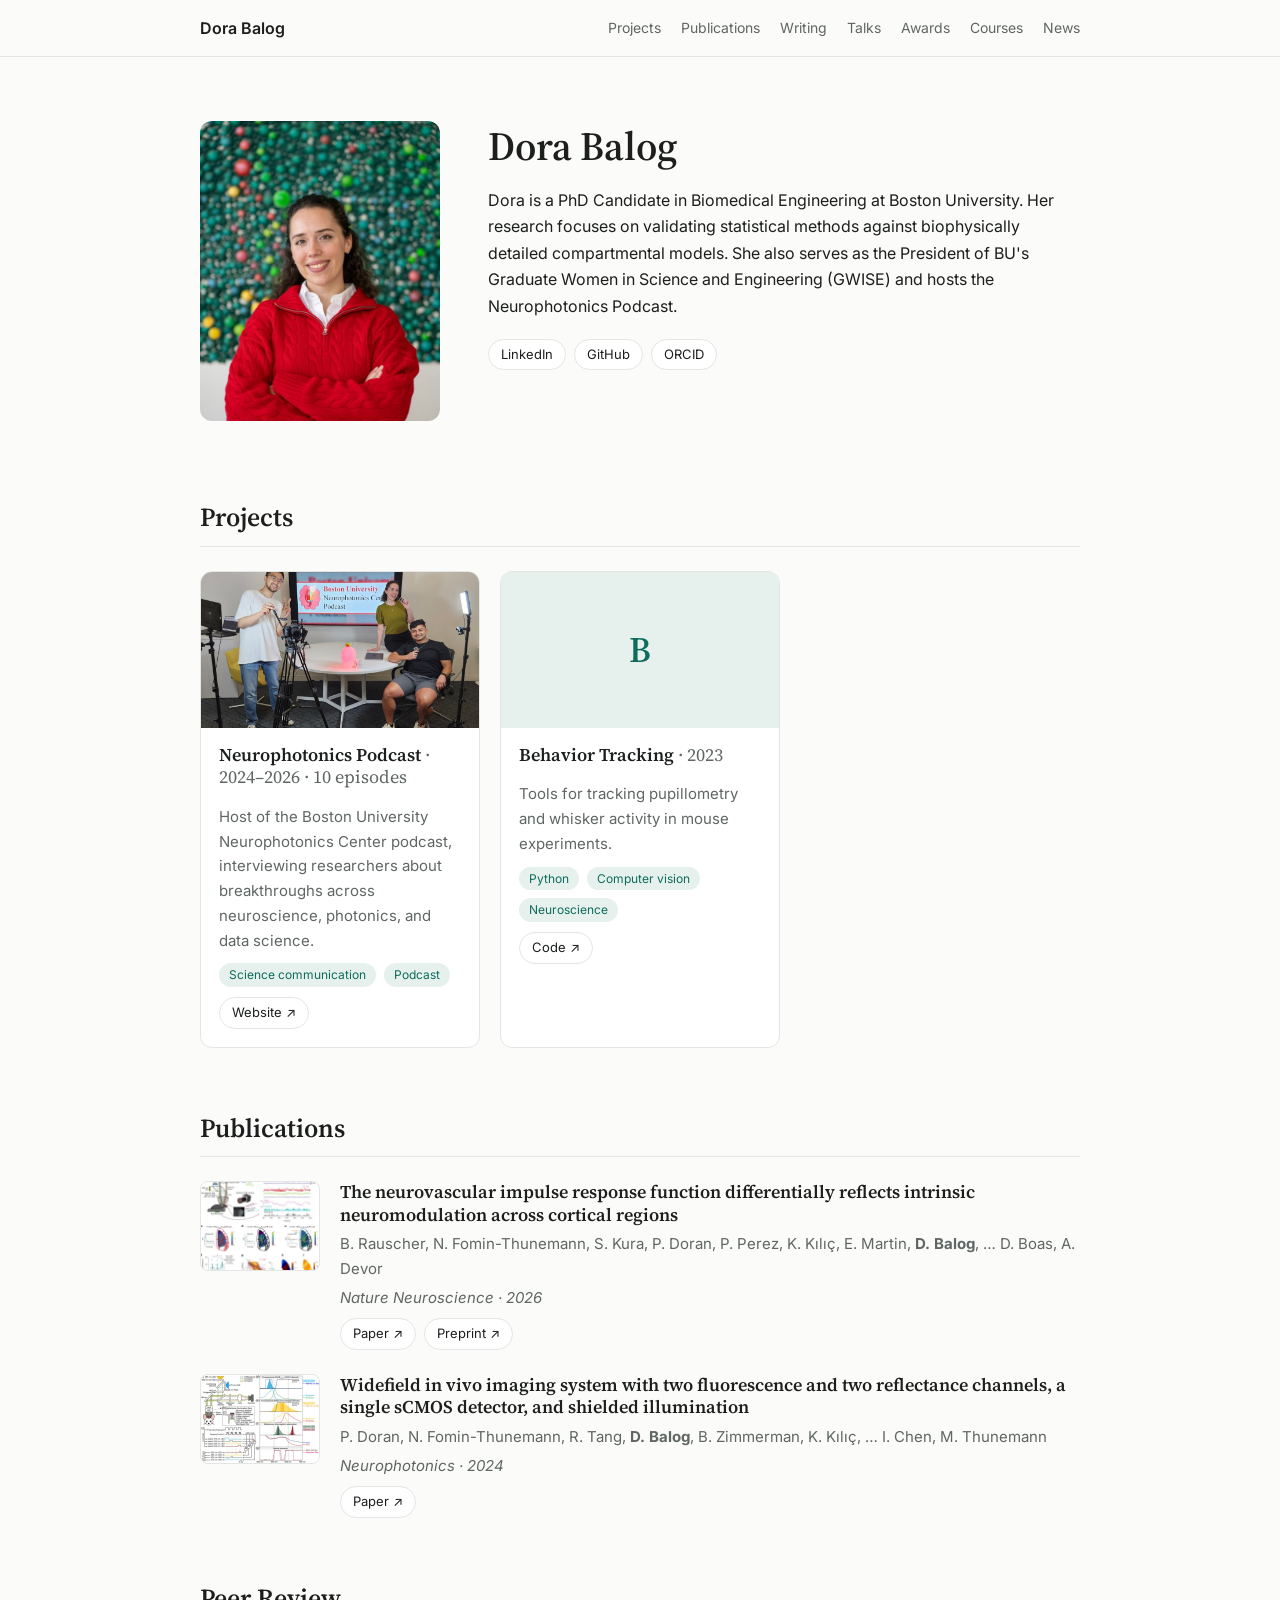
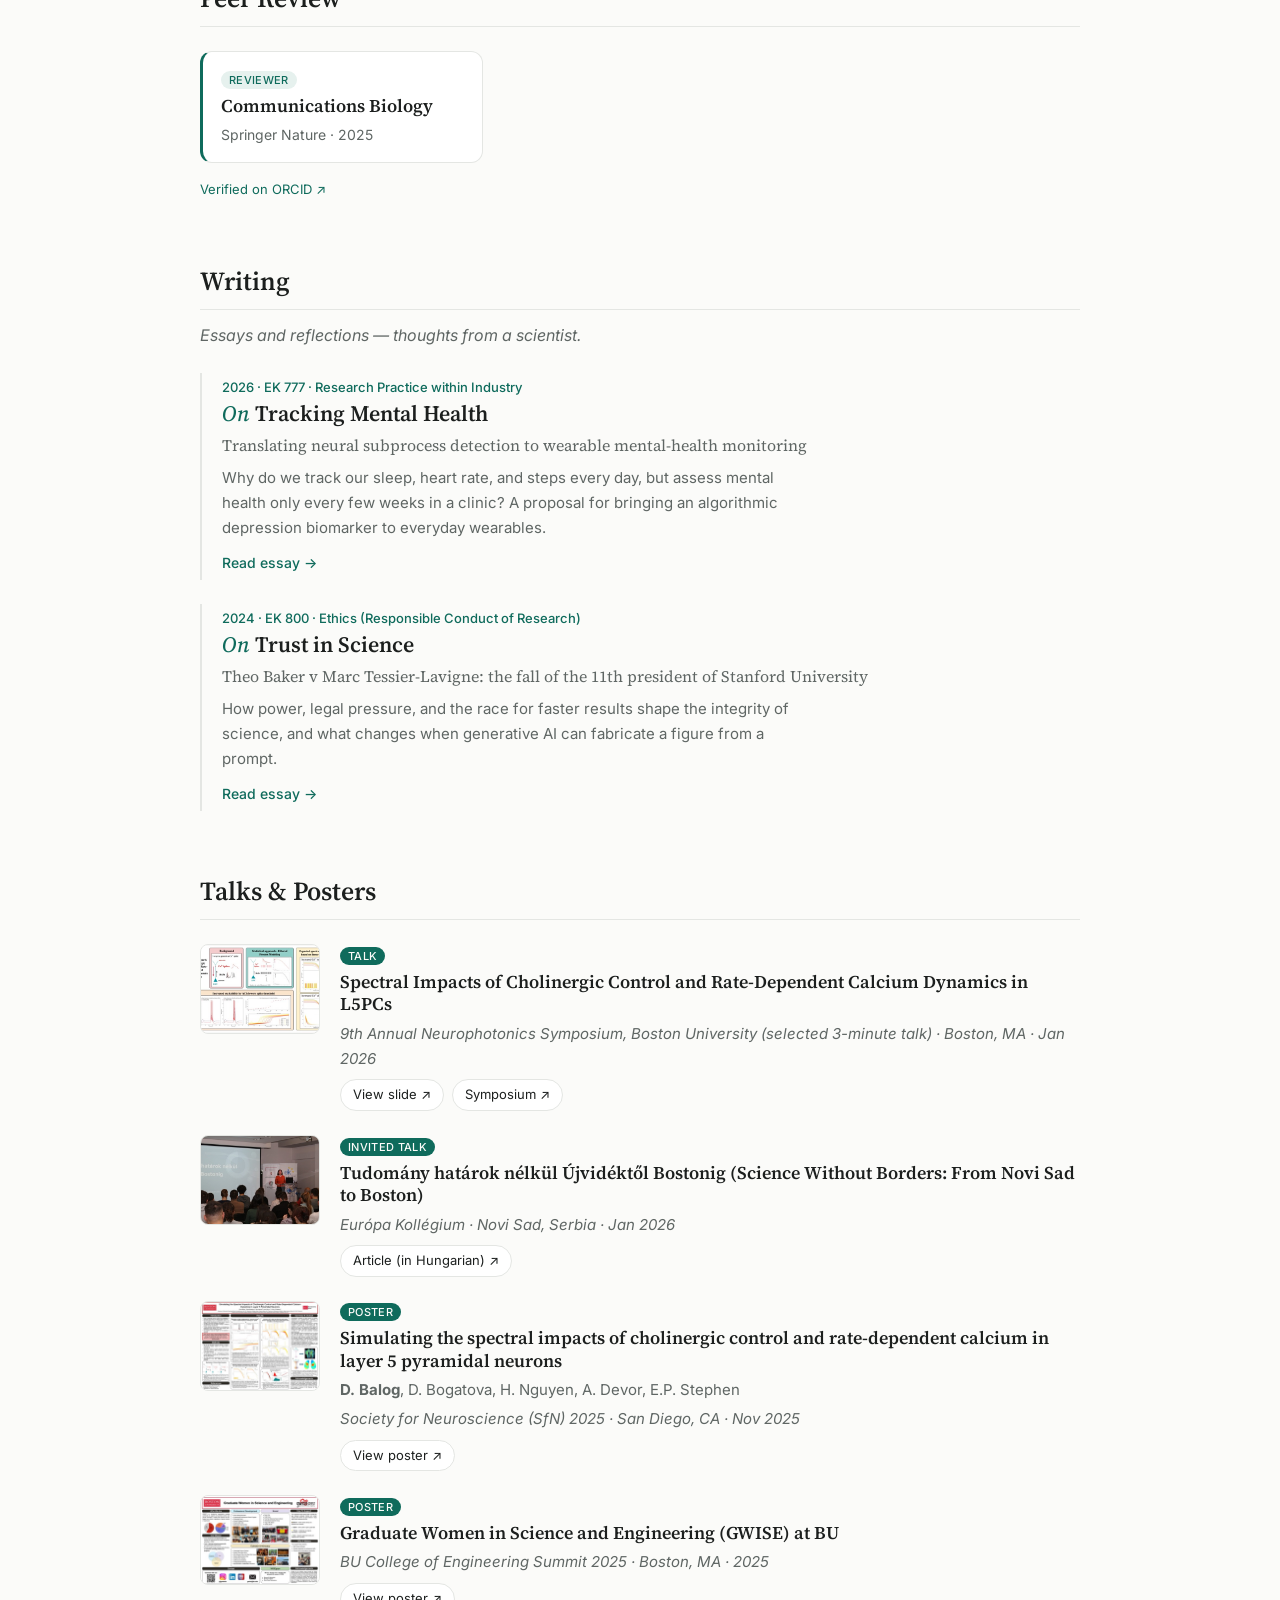
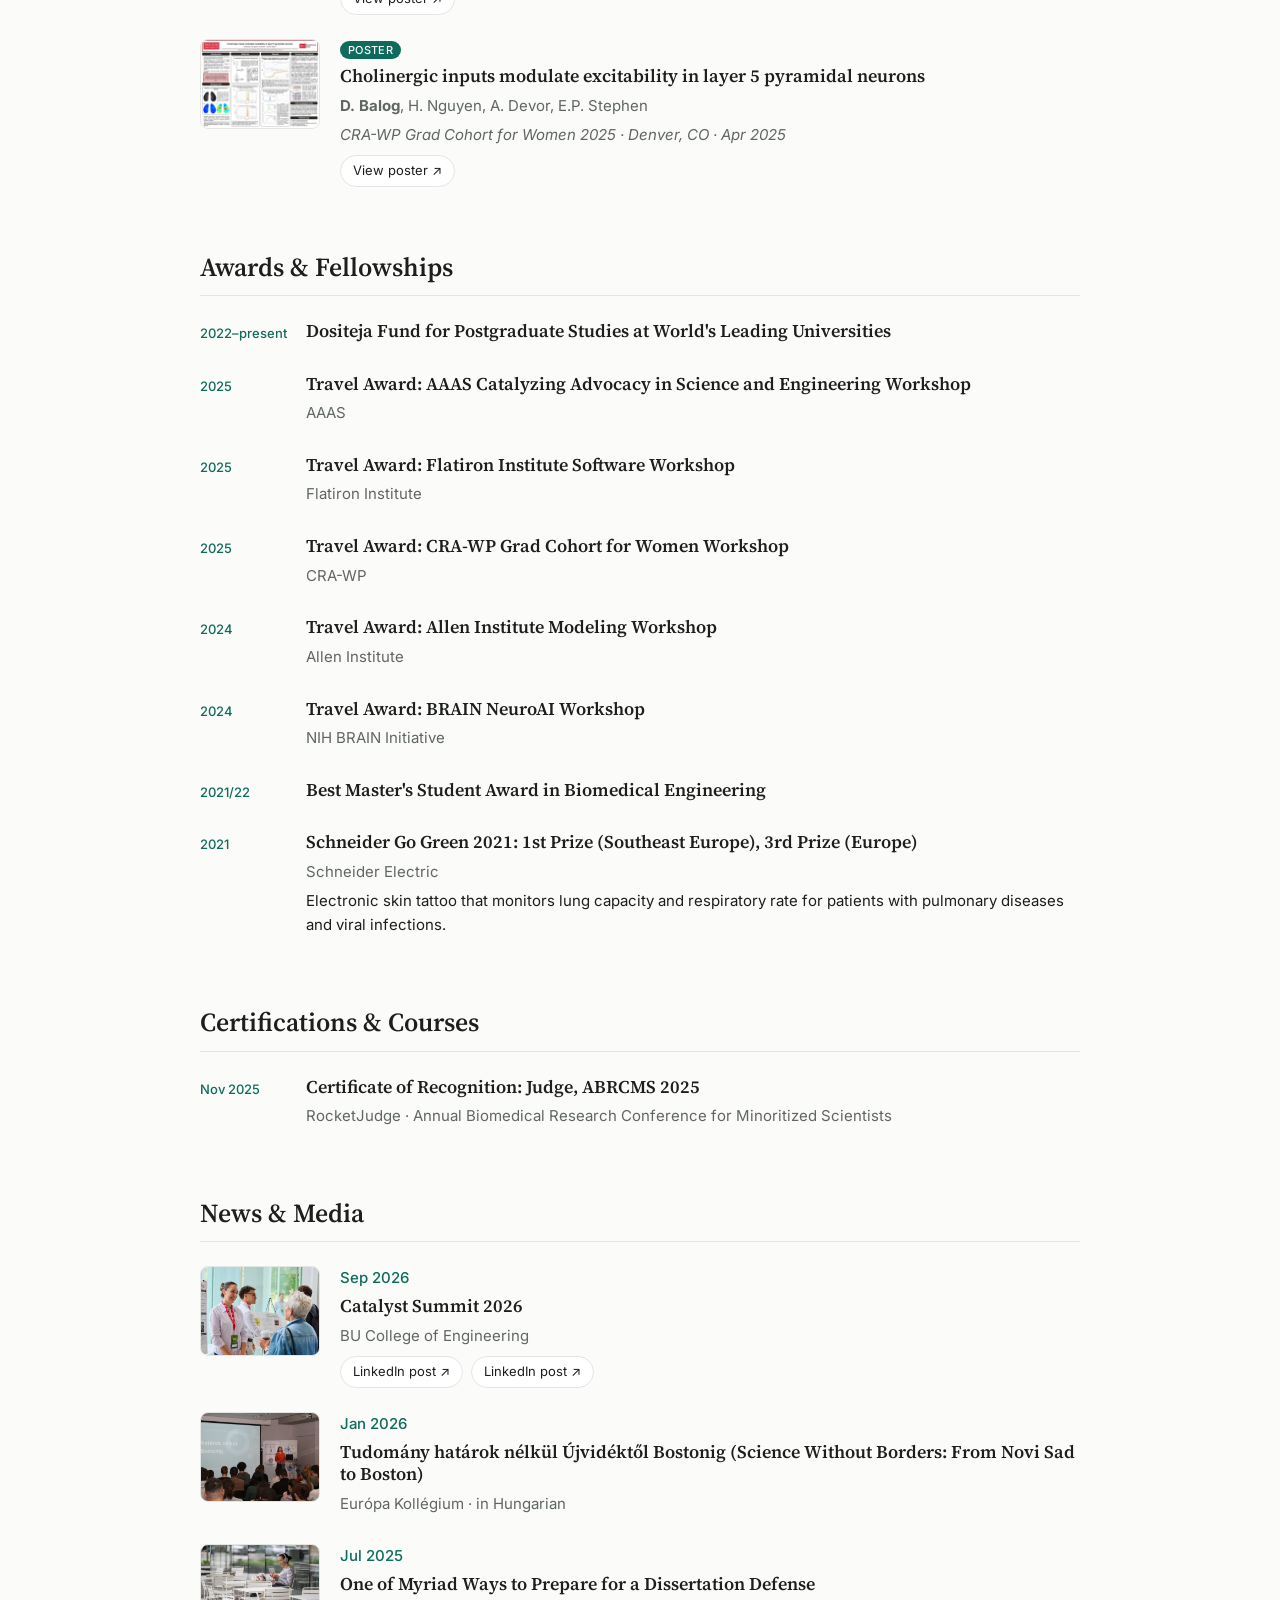
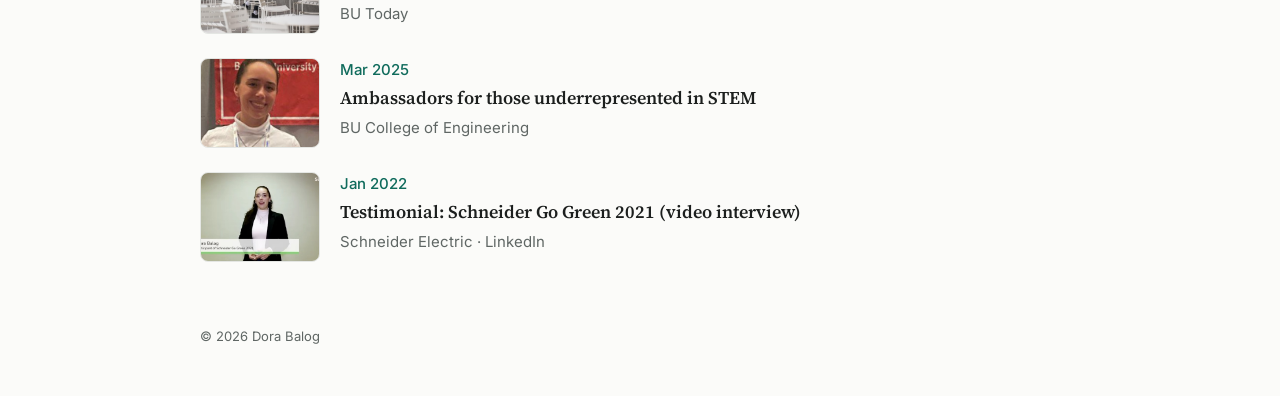
<file: index.html>
<!doctype html>
<html lang="en">
<head>
  <meta charset="utf-8">
  <meta name="viewport" content="width=device-width, initial-scale=1">
  <title>Dora Balog</title>
  <meta name="description" content="Dora Balog — projects, publications, and news.">
  <link rel="preconnect" href="https://fonts.googleapis.com">
  <link rel="preconnect" href="https://fonts.gstatic.com" crossorigin>
  <link href="https://fonts.googleapis.com/css2?family=Inter:wght@400;500;600&family=Source+Serif+4:ital,opsz,wght@0,8..60,400;0,8..60,500;0,8..60,600;1,8..60,500&display=swap" rel="stylesheet">
  <link rel="stylesheet" href="style.css?v=6">
</head>
<body>
  <nav class="nav">
    <div class="wrap nav-inner">
      <a href="#top" class="nav-name" id="nav-name"></a>
      <div class="nav-links">
        <a href="#projects">Projects</a>
        <a href="#publications">Publications</a>
        <a href="#writing">Writing</a>
        <a href="#talks">Talks</a>
        <a href="#awards">Awards</a>
        <a href="#certifications">Courses</a>
        <a href="#news">News</a>
      </div>
    </div>
  </nav>

  <main id="top">
    <section class="wrap hero">
      <img class="headshot" id="photo" alt="">
      <div class="hero-text">
        <h1 id="name"></h1>
        <p class="tagline" id="tagline"></p>
        <div class="bio" id="bio"></div>
        <div class="social" id="social"></div>
      </div>
    </section>

    <section class="wrap section" id="projects">
      <h2>Projects</h2>
      <div class="grid" id="project-list"></div>
    </section>

    <section class="wrap section" id="publications">
      <h2>Publications</h2>
      <div class="list" id="publication-list"></div>
    </section>

    <section class="wrap section" id="reviews">
      <h2>Peer Review</h2>
      <div class="review-grid" id="review-list"></div>
    </section>

    <section class="wrap section" id="writing">
      <h2>Writing</h2>
      <p class="section-intro">Essays and reflections &mdash; thoughts from a scientist.</p>
      <div class="list" id="writing-list"></div>
    </section>

    <section class="wrap section" id="talks">
      <h2>Talks &amp; Posters</h2>
      <div class="list" id="talk-list"></div>
    </section>

    <section class="wrap section" id="awards">
      <h2>Awards &amp; Fellowships</h2>
      <div class="list" id="award-list"></div>
    </section>

    <section class="wrap section" id="certifications">
      <h2>Certifications &amp; Courses</h2>
      <div class="list" id="cert-list"></div>
    </section>

    <section class="wrap section" id="news">
      <h2>News &amp; Media</h2>
      <div class="list" id="news-list"></div>
    </section>
  </main>

  <footer class="wrap footer">
    <span id="footer-text"></span>
  </footer>

  <script>
    // Load content fresh each visit so edits show up right away (no stale browser cache).
    (function () {
      var v = Date.now();
      var c = document.createElement("script");
      c.src = "content.js?v=" + v;
      c.onload = function () {
        var r = document.createElement("script");
        r.src = "render.js?v=" + v;
        document.body.appendChild(r);
      };
      document.body.appendChild(c);
    })();
  </script>
</body>
</html>
</file>
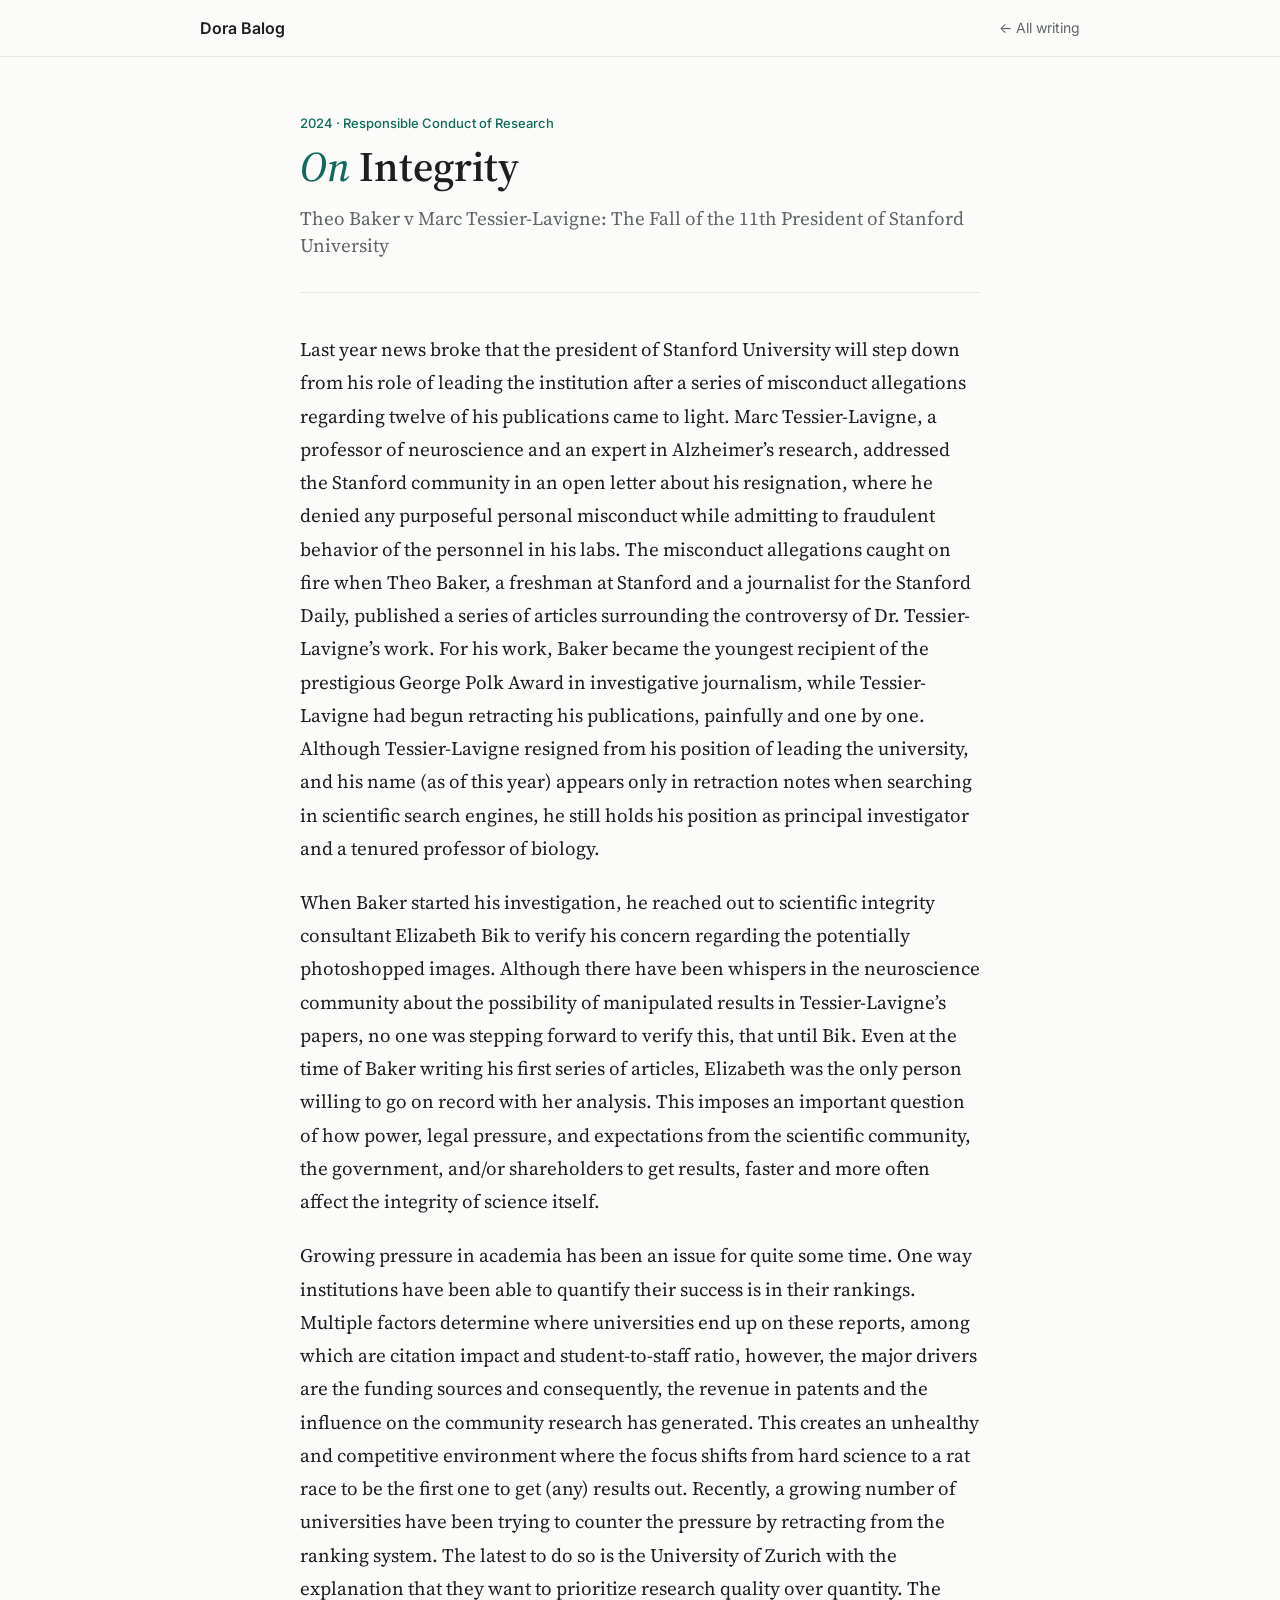
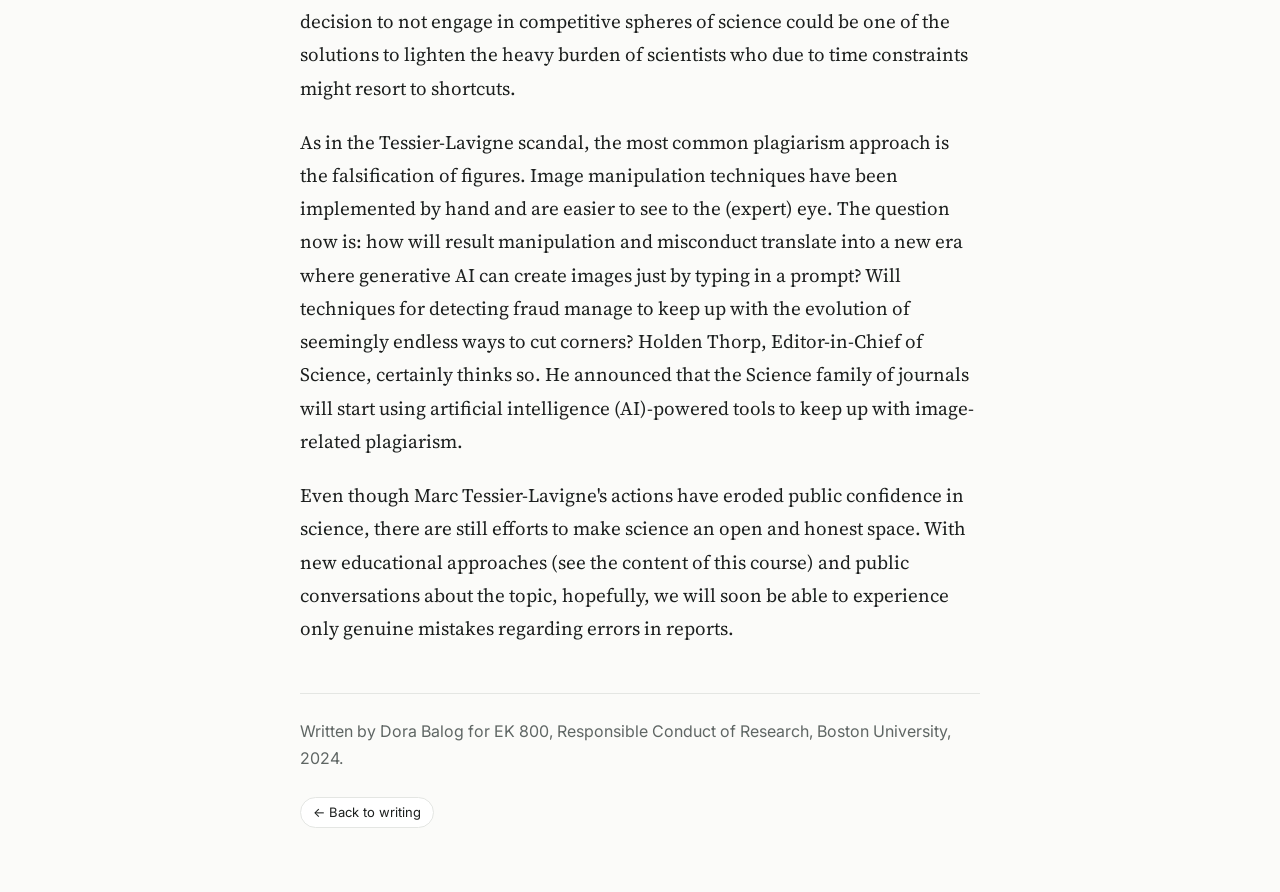
<file: essays/on-integrity.html>
<!doctype html>
<html lang="en">
<head>
  <meta charset="utf-8">
  <meta name="viewport" content="width=device-width, initial-scale=1">
  <title>On Integrity · Dora Balog</title>
  <meta name="description" content="An essay on research integrity, pressure in academia, and the resignation of Stanford's president.">
  <link rel="preconnect" href="https://fonts.googleapis.com">
  <link rel="preconnect" href="https://fonts.gstatic.com" crossorigin>
  <link href="https://fonts.googleapis.com/css2?family=Inter:wght@400;500;600&family=Source+Serif+4:ital,opsz,wght@0,8..60,400;0,8..60,500;0,8..60,600;1,8..60,500&display=swap" rel="stylesheet">
  <link rel="stylesheet" href="../style.css?v=4">
</head>
<body>
  <nav class="nav">
    <div class="wrap nav-inner">
      <a href="../index.html" class="nav-name">Dora Balog</a>
      <div class="nav-links"><a href="../index.html#writing">&larr; All writing</a></div>
    </div>
  </nav>
  <main class="wrap essay">
    <header class="essay-head">
      <p class="date">2024 &middot; Responsible Conduct of Research</p>
      <h1><em class="on">On</em> Integrity</h1>
      <p class="essay-sub">Theo Baker v Marc Tessier-Lavigne: The Fall of the 11th President of Stanford University</p>
    </header>
    <article class="essay-body">
      <p>Last year news broke that the president of Stanford University will step down from his role of leading the institution after a series of misconduct allegations regarding twelve of his publications came to light. Marc Tessier-Lavigne, a professor of neuroscience and an expert in Alzheimer’s research, addressed the Stanford community in an open letter about his resignation, where he denied any purposeful personal misconduct while admitting to fraudulent behavior of the personnel in his labs. The misconduct allegations caught on fire when Theo Baker, a freshman at Stanford and a journalist for the Stanford Daily, published a series of articles surrounding the controversy of Dr. Tessier-Lavigne’s work. For his work, Baker became the youngest recipient of the prestigious George Polk Award in investigative journalism, while Tessier-Lavigne had begun retracting his publications, painfully and one by one. Although Tessier-Lavigne resigned from his position of leading the university, and his name (as of this year) appears only in retraction notes when searching in scientific search engines, he still holds his position as principal investigator and a tenured professor of biology.</p>
      <p>When Baker started his investigation, he reached out to scientific integrity consultant Elizabeth Bik to verify his concern regarding the potentially photoshopped images. Although there have been whispers in the neuroscience community about the possibility of manipulated results in Tessier-Lavigne’s papers, no one was stepping forward to verify this, that until Bik. Even at the time of Baker writing his first series of articles, Elizabeth was the only person willing to go on record with her analysis. This imposes an important question of how power, legal pressure, and expectations from the scientific community, the government, and/or shareholders to get results, faster and more often affect the integrity of science itself.</p>
      <p>Growing pressure in academia has been an issue for quite some time. One way institutions have been able to quantify their success is in their rankings. Multiple factors determine where universities end up on these reports, among which are citation impact and student-to-staff ratio, however, the major drivers are the funding sources and consequently, the revenue in patents and the influence on the community research has generated. This creates an unhealthy and competitive environment where the focus shifts from hard science to a rat race to be the first one to get (any) results out. Recently, a growing number of universities have been trying to counter the pressure by retracting from the ranking system. The latest to do so is the University of Zurich with the explanation that they want to prioritize research quality over quantity. The decision to not engage in competitive spheres of science could be one of the solutions to lighten the heavy burden of scientists who due to time constraints might resort to shortcuts.</p>
      <p>As in the Tessier-Lavigne scandal, the most common plagiarism approach is the falsification of figures. Image manipulation techniques have been implemented by hand and are easier to see to the (expert) eye. The question now is: how will result manipulation and misconduct translate into a new era where generative AI can create images just by typing in a prompt? Will techniques for detecting fraud manage to keep up with the evolution of seemingly endless ways to cut corners? Holden Thorp, Editor-in-Chief of Science, certainly thinks so. He announced that the Science family of journals will start using artificial intelligence (AI)-powered tools to keep up with image-related plagiarism.</p>
      <p>Even though Marc Tessier-Lavigne&#x27;s actions have eroded public confidence in science, there are still efforts to make science an open and honest space. With new educational approaches (see the content of this course) and public conversations about the topic, hopefully, we will soon be able to experience only genuine mistakes regarding errors in reports.</p>
    </article>
    <footer class="essay-foot">
      <p class="muted">Written by Dora Balog for EK 800, Responsible Conduct of Research, Boston University, 2024.</p>
      <a class="pill" href="../index.html#writing">&larr; Back to writing</a>
    </footer>
  </main>
</body>
</html>
</file>
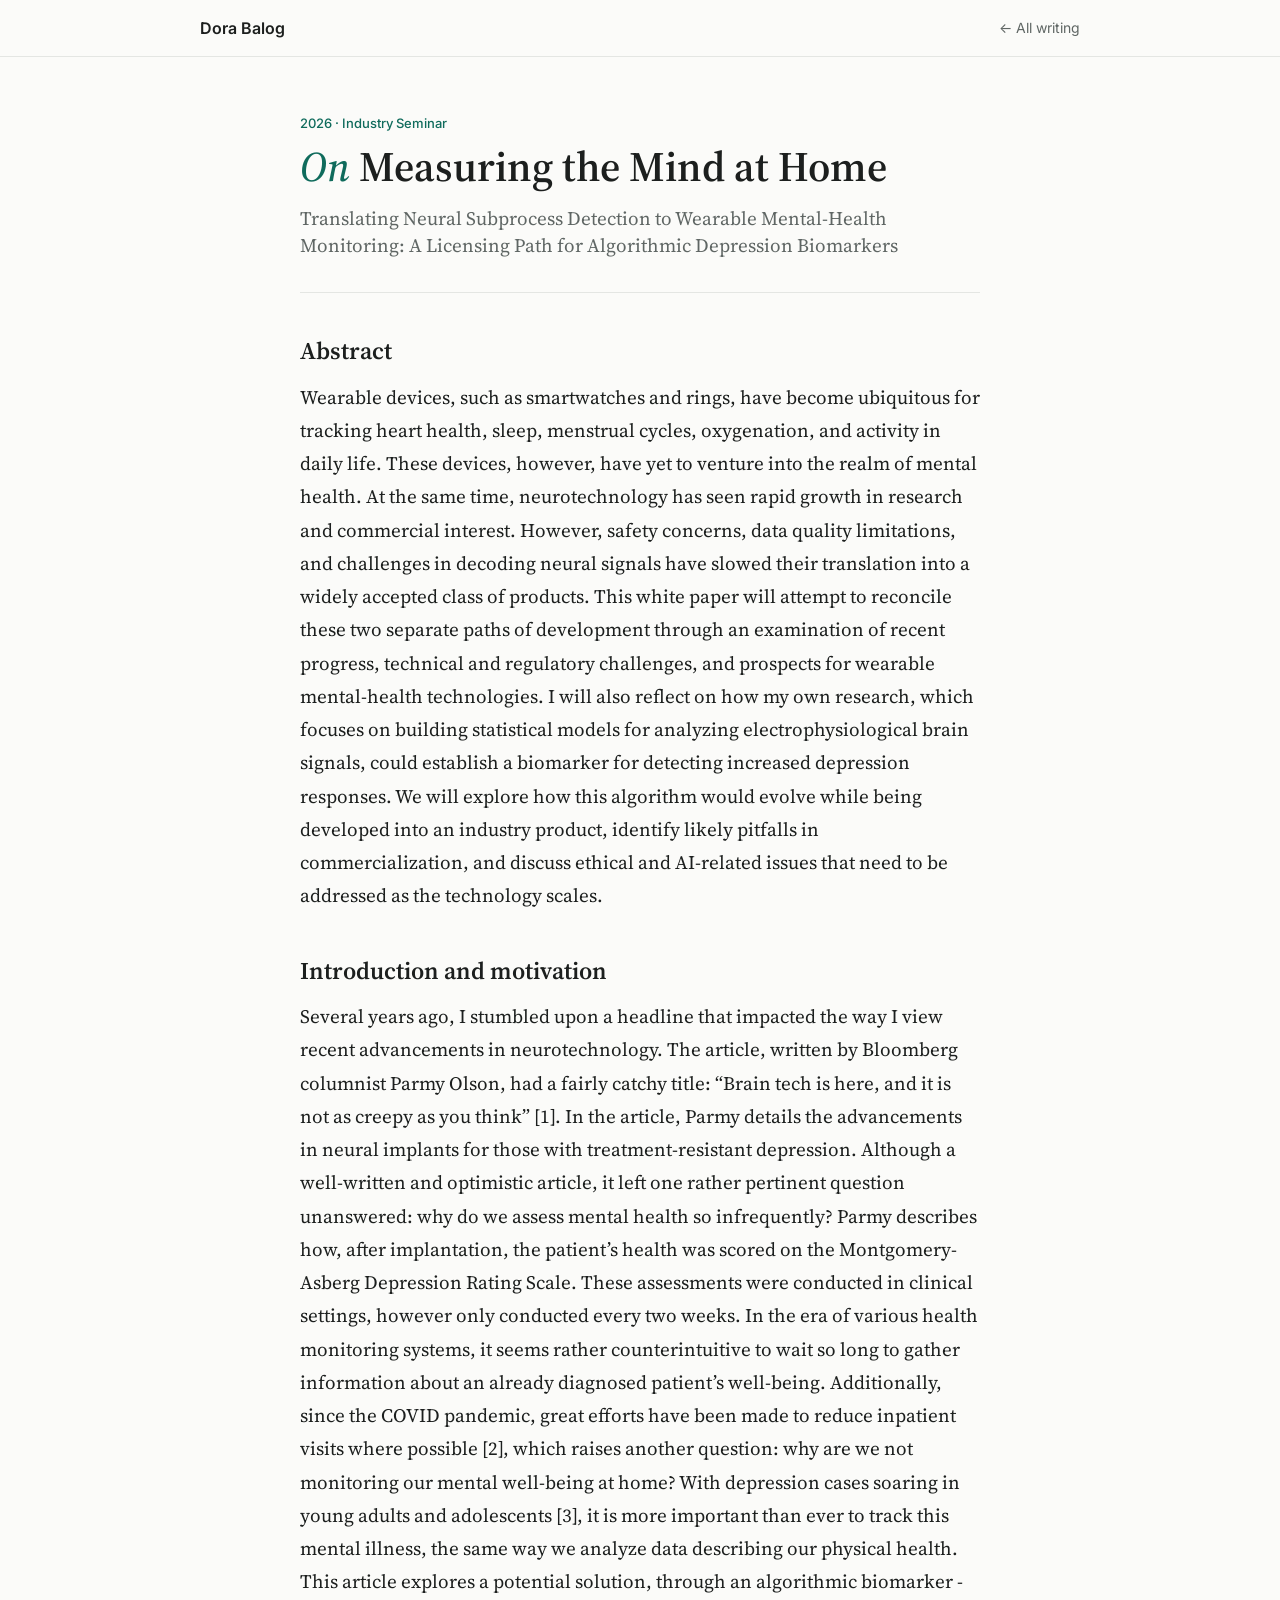
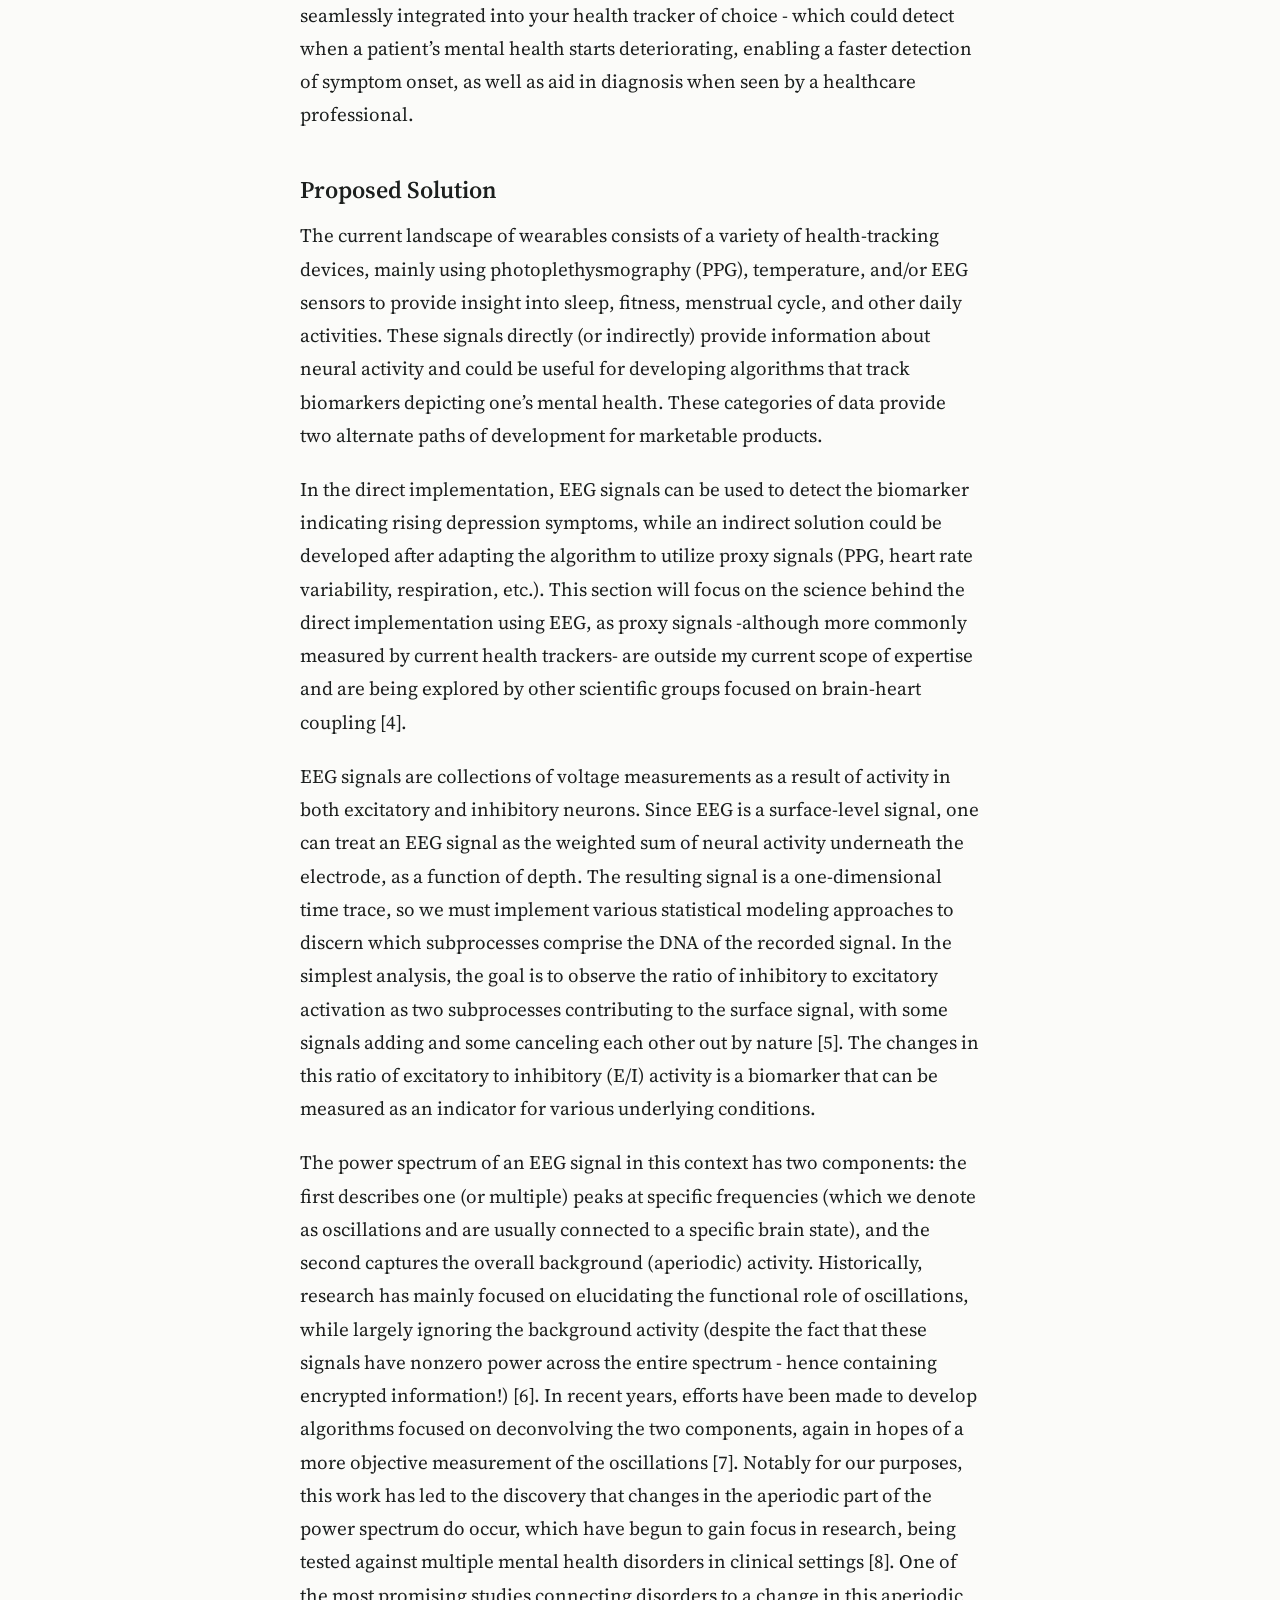
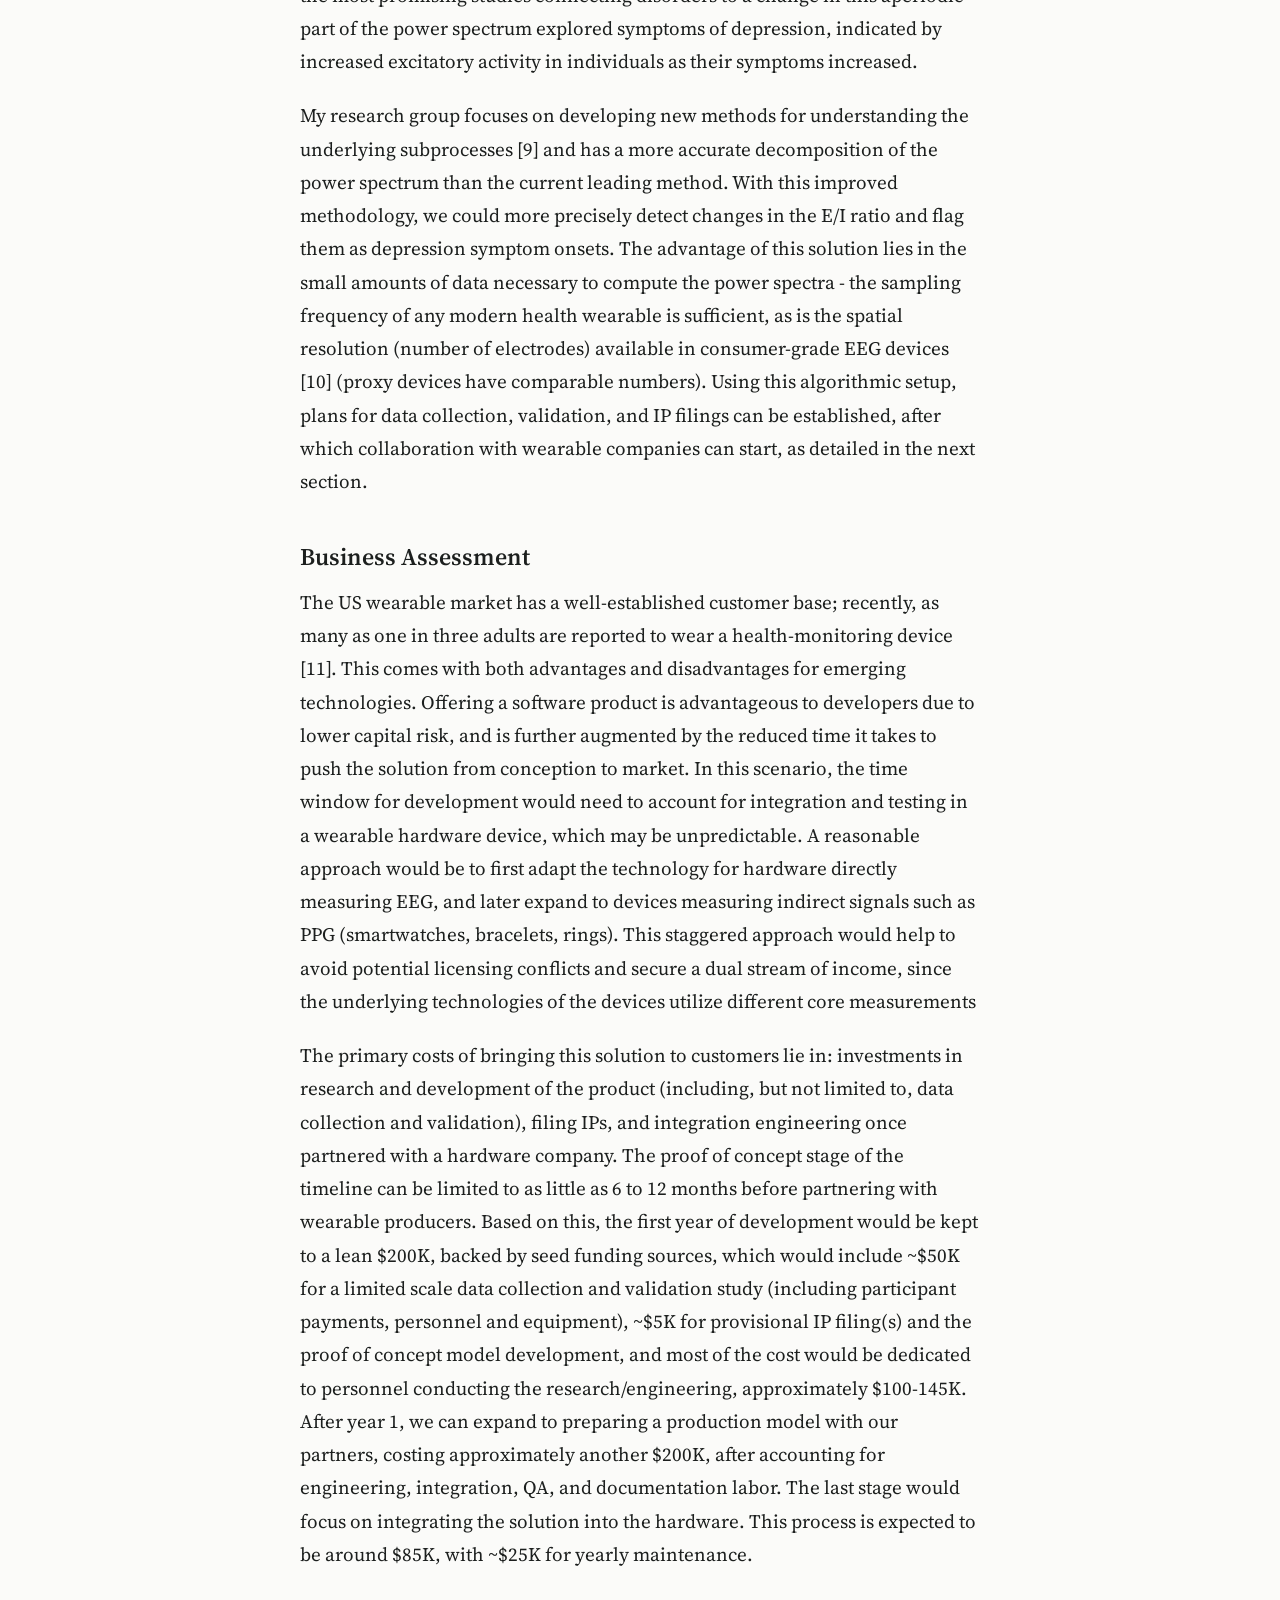
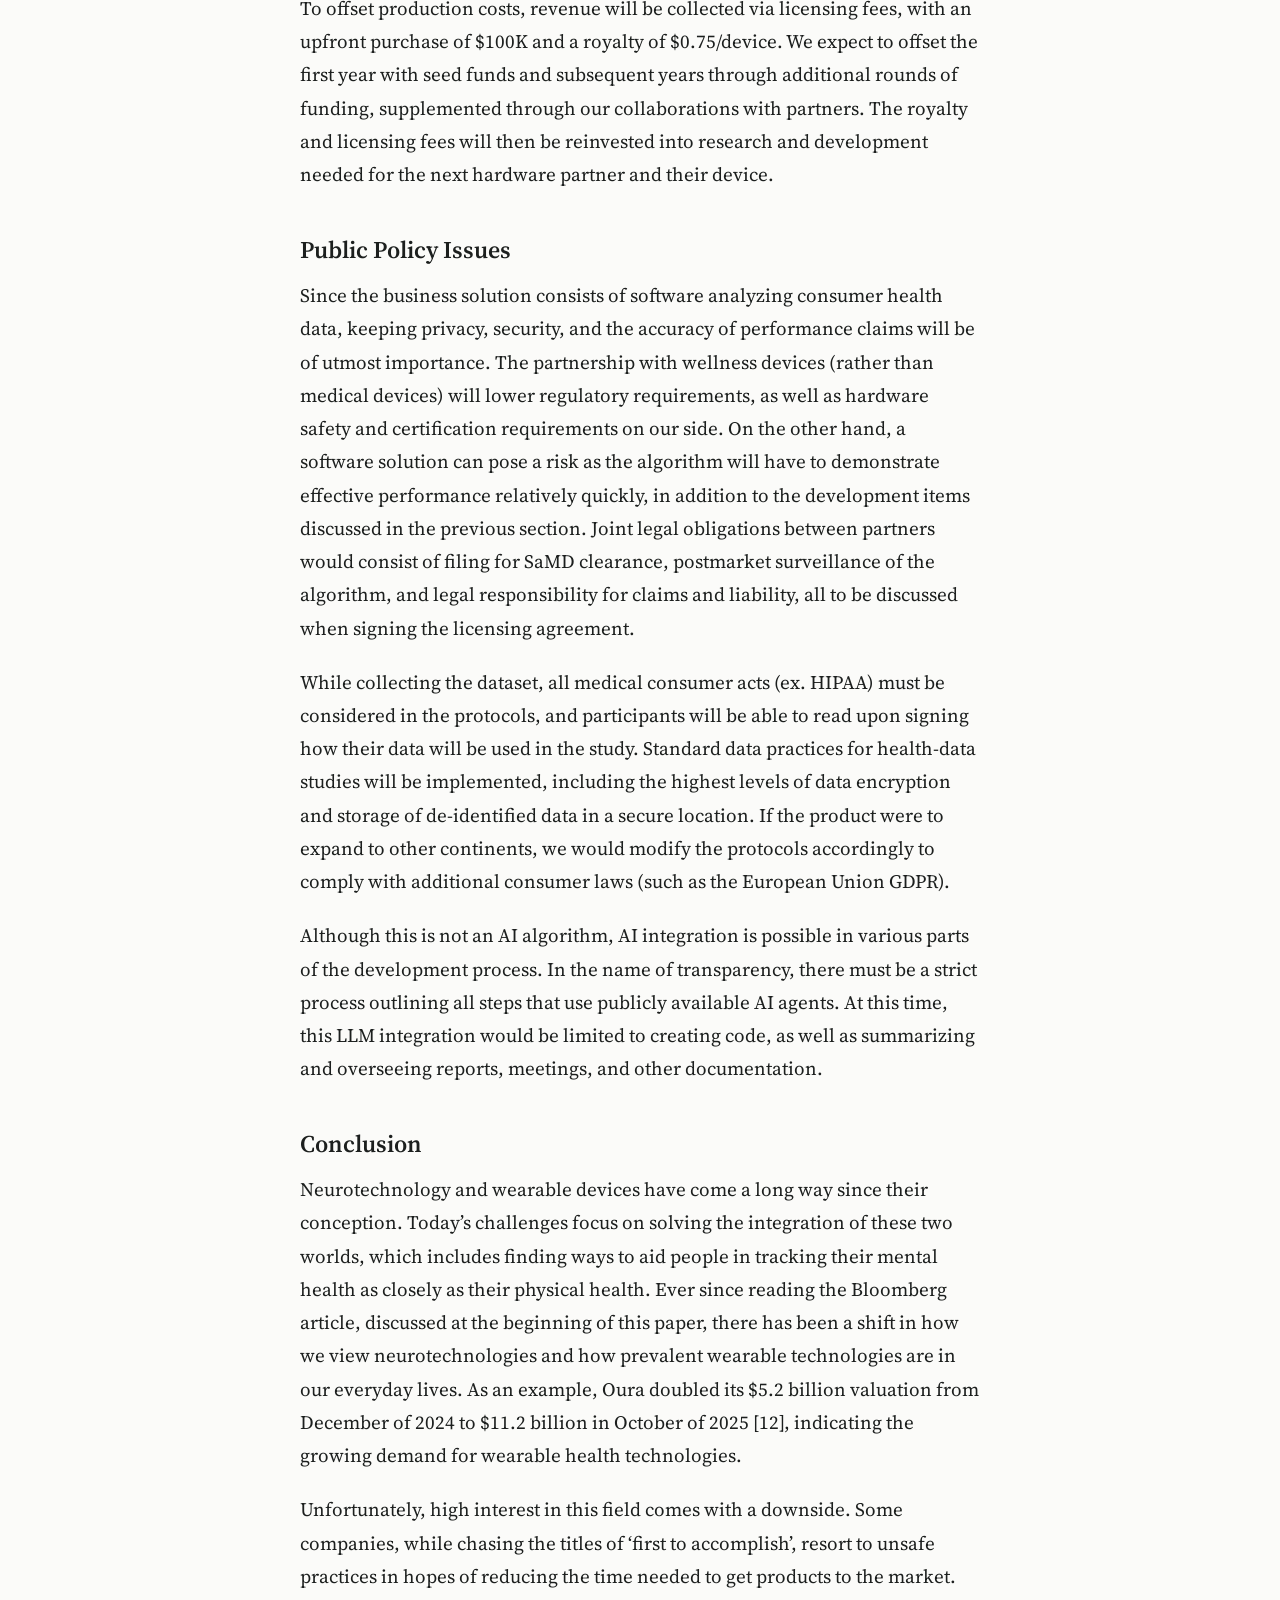
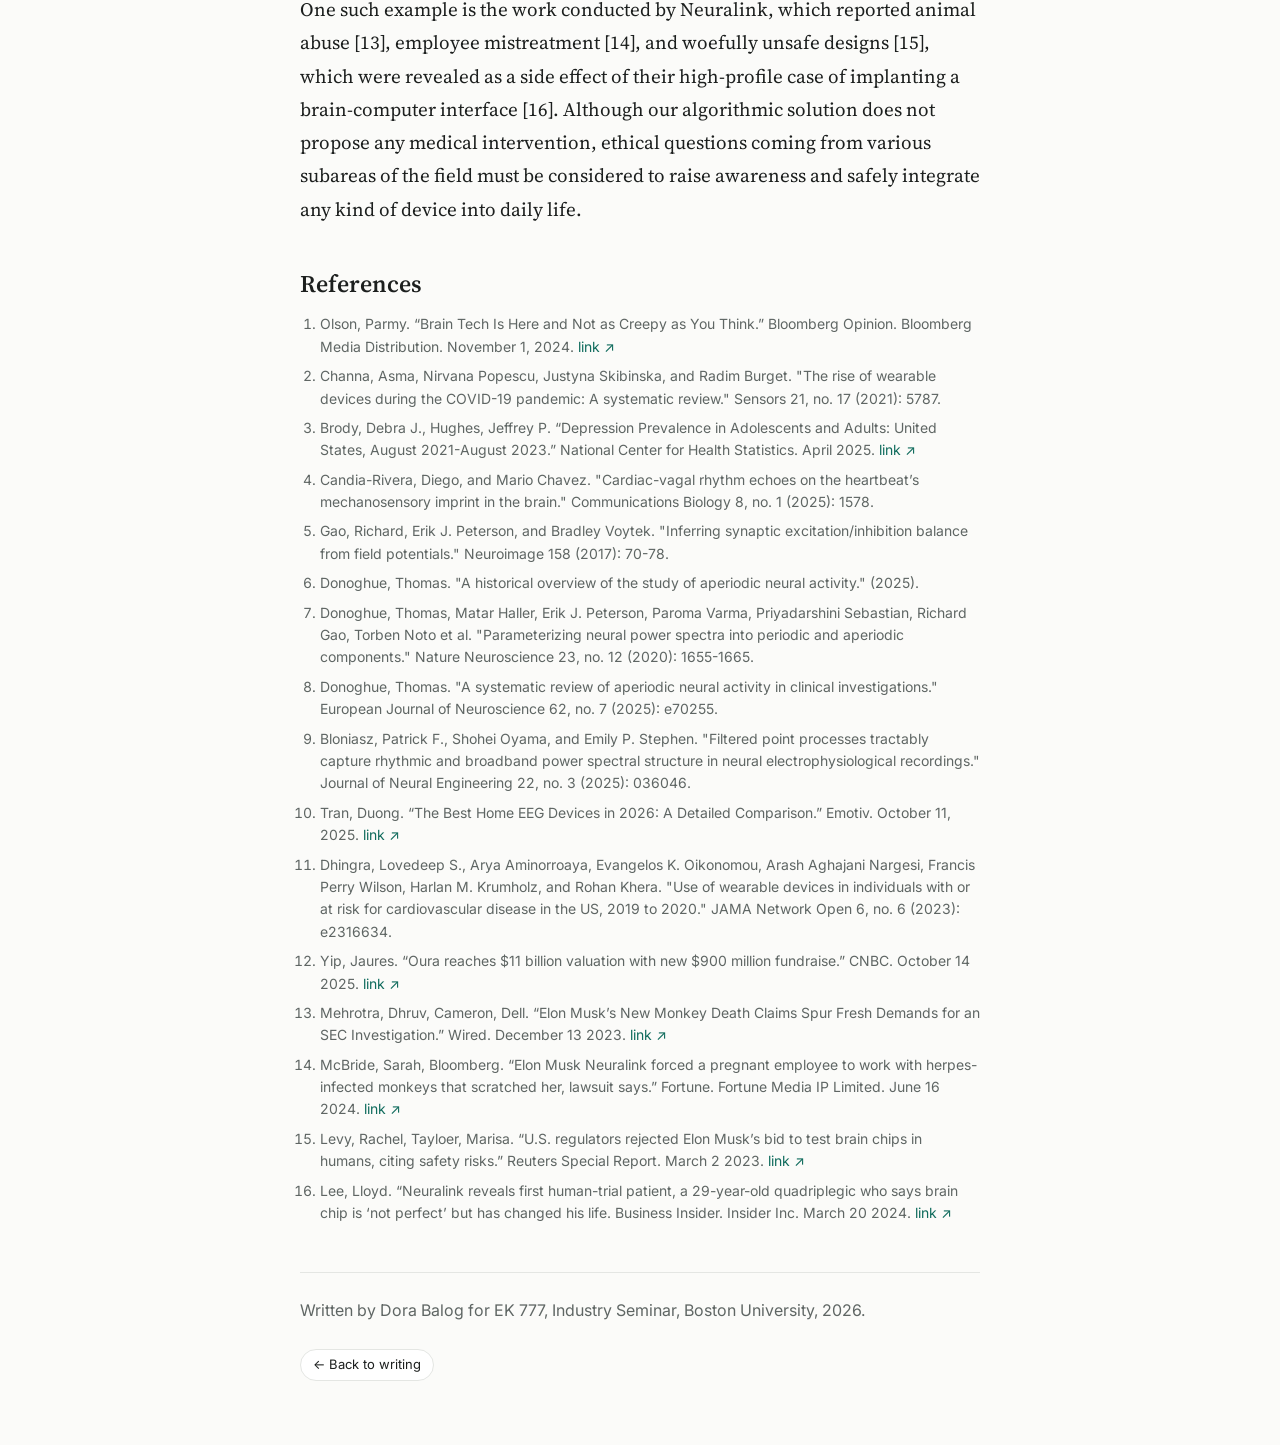
<file: essays/on-measuring-the-mind.html>
<!doctype html>
<html lang="en">
<head>
  <meta charset="utf-8">
  <meta name="viewport" content="width=device-width, initial-scale=1">
  <title>On Measuring the Mind at Home · Dora Balog</title>
  <meta name="description" content="A white paper on bringing mental-health biomarkers to consumer wearables.">
  <link rel="preconnect" href="https://fonts.googleapis.com">
  <link rel="preconnect" href="https://fonts.gstatic.com" crossorigin>
  <link href="https://fonts.googleapis.com/css2?family=Inter:wght@400;500;600&family=Source+Serif+4:ital,opsz,wght@0,8..60,400;0,8..60,500;0,8..60,600;1,8..60,500&display=swap" rel="stylesheet">
  <link rel="stylesheet" href="../style.css?v=4">
</head>
<body>
  <nav class="nav">
    <div class="wrap nav-inner">
      <a href="../index.html" class="nav-name">Dora Balog</a>
      <div class="nav-links"><a href="../index.html#writing">&larr; All writing</a></div>
    </div>
  </nav>
  <main class="wrap essay">
    <header class="essay-head">
      <p class="date">2026 &middot; Industry Seminar</p>
      <h1><em class="on">On</em> Measuring the Mind at Home</h1>
      <p class="essay-sub">Translating Neural Subprocess Detection to Wearable Mental-Health Monitoring: A Licensing Path for Algorithmic Depression Biomarkers</p>
    </header>
    <article class="essay-body">
      <h2>Abstract</h2>
      <p>Wearable devices, such as smartwatches and rings, have become ubiquitous for tracking heart health, sleep, menstrual cycles, oxygenation, and activity in daily life. These devices, however, have yet to venture into the realm of mental health. At the same time, neurotechnology has seen rapid growth in research and commercial interest. However, safety concerns, data quality limitations, and challenges in decoding neural signals have slowed their translation into a widely accepted class of products. This white paper will attempt to reconcile these two separate paths of development through an examination of recent progress, technical and regulatory challenges, and prospects for wearable mental-health technologies. I will also reflect on how my own research, which focuses on building statistical models for analyzing electrophysiological brain signals, could establish a biomarker for detecting increased depression responses. We will explore how this algorithm would evolve while being developed into an industry product, identify likely pitfalls in commercialization, and discuss ethical and AI-related issues that need to be addressed as the technology scales.</p>
      <h2>Introduction and motivation</h2>
      <p>Several years ago, I stumbled upon a headline that impacted the way I view recent advancements in neurotechnology. The article, written by Bloomberg columnist Parmy Olson, had a fairly catchy title: “Brain tech is here, and it is not as creepy as you think” [1]. In the article, Parmy details the advancements in neural implants for those with treatment-resistant depression. Although a well-written and optimistic article, it left one rather pertinent question unanswered: why do we assess mental health so infrequently? Parmy describes how, after implantation, the patient’s health was scored on the Montgomery-Asberg Depression Rating Scale. These assessments were conducted in clinical settings, however only conducted every two weeks. In the era of various health monitoring systems, it seems rather counterintuitive to wait so long to gather information about an already diagnosed patient’s well-being. Additionally, since the COVID pandemic, great efforts have been made to reduce inpatient visits where possible [2], which raises another question: why are we not monitoring our mental well-being at home? With depression cases soaring in young adults and adolescents [3], it is more important than ever to track this mental illness, the same way we analyze data describing our physical health. This article explores a potential solution, through an algorithmic biomarker - seamlessly integrated into your health tracker of choice - which could detect when a patient’s mental health starts deteriorating, enabling a faster detection of symptom onset, as well as aid in diagnosis when seen by a healthcare professional.</p>
      <h2>Proposed Solution</h2>
      <p>The current landscape of wearables consists of a variety of health-tracking devices, mainly using photoplethysmography (PPG), temperature, and/or EEG sensors to provide insight into sleep, fitness, menstrual cycle, and other daily activities. These signals directly (or indirectly) provide information about neural activity and could be useful for developing algorithms that track biomarkers depicting one’s mental health. These categories of data provide two alternate paths of development for marketable products.</p>
      <p>In the direct implementation, EEG signals can be used to detect the biomarker indicating rising depression symptoms, while an indirect solution could be developed after adapting the algorithm to utilize proxy signals (PPG, heart rate variability, respiration, etc.). This section will focus on the science behind the direct implementation using EEG, as proxy signals -although more commonly measured by current health trackers- are outside my current scope of expertise and are being explored by other scientific groups focused on brain-heart coupling [4].</p>
      <p>EEG signals are collections of voltage measurements as a result of activity in both excitatory and inhibitory neurons. Since EEG is a surface-level signal, one can treat an EEG signal as the weighted sum of neural activity underneath the electrode, as a function of depth. The resulting signal is a one-dimensional time trace, so we must implement various statistical modeling approaches to discern which subprocesses comprise the DNA of the recorded signal. In the simplest analysis, the goal is to observe the ratio of inhibitory to excitatory activation as two subprocesses contributing to the surface signal, with some signals adding and some canceling each other out by nature [5]. The changes in this ratio of excitatory to inhibitory (E/I) activity is a biomarker that can be measured as an indicator for various underlying conditions.</p>
      <p>The power spectrum of an EEG signal in this context has two components: the first describes one (or multiple) peaks at specific frequencies (which we denote as oscillations and are usually connected to a specific brain state), and the second captures the overall background (aperiodic) activity. Historically, research has mainly focused on elucidating the functional role of oscillations, while largely ignoring the background activity (despite the fact that these signals have nonzero power across the entire spectrum - hence containing encrypted information!) [6]. In recent years, efforts have been made to develop algorithms focused on deconvolving the two components, again in hopes of a more objective measurement of the oscillations [7]. Notably for our purposes, this work has led to the discovery that changes in the aperiodic part of the power spectrum do occur, which have begun to gain focus in research, being tested against multiple mental health disorders in clinical settings [8]. One of the most promising studies connecting disorders to a change in this aperiodic part of the power spectrum explored symptoms of depression, indicated by increased excitatory activity in individuals as their symptoms increased.</p>
      <p>My research group focuses on developing new methods for understanding the underlying subprocesses [9] and has a more accurate decomposition of the power spectrum than the current leading method. With this improved methodology, we could more precisely detect changes in the E/I ratio and flag them as depression symptom onsets. The advantage of this solution lies in the small amounts of data necessary to compute the power spectra - the sampling frequency of any modern health wearable is sufficient, as is the spatial resolution (number of electrodes) available in consumer-grade EEG devices [10] (proxy devices have comparable numbers). Using this algorithmic setup, plans for data collection, validation, and IP filings can be established, after which collaboration with wearable companies can start, as detailed in the next section.</p>
      <h2>Business Assessment</h2>
      <p>The US wearable market has a well-established customer base; recently, as many as one in three adults are reported to wear a health-monitoring device [11]. This comes with both advantages and disadvantages for emerging technologies. Offering a software product is advantageous to developers due to lower capital risk, and is further augmented by the reduced time it takes to push the solution from conception to market. In this scenario, the time window for development would need to account for integration and testing in a wearable hardware device, which may be unpredictable. A reasonable approach would be to first adapt the technology for hardware directly measuring EEG, and later expand to devices measuring indirect signals such as PPG (smartwatches, bracelets, rings). This staggered approach would help to avoid potential licensing conflicts and secure a dual stream of income, since the underlying technologies of the devices utilize different core measurements</p>
      <p>The primary costs of bringing this solution to customers lie in: investments in research and development of the product (including, but not limited to, data collection and validation), filing IPs, and integration engineering once partnered with a hardware company. The proof of concept stage of the timeline can be limited to as little as 6 to 12 months before partnering with wearable producers. Based on this, the first year of development would be kept to a lean $200K, backed by seed funding sources, which would include ~$50K for a limited scale data collection and validation study (including participant payments, personnel and equipment), ~$5K for provisional IP filing(s) and the proof of concept model development, and most of the cost would be dedicated to personnel conducting the research/engineering, approximately $100-145K. After year 1, we can expand to preparing a production model with our partners, costing approximately another $200K, after accounting for engineering, integration, QA, and documentation labor. The last stage would focus on integrating the solution into the hardware. This process is expected to be around $85K, with ~$25K for yearly maintenance.</p>
      <p>To offset production costs, revenue will be collected via licensing fees, with an upfront purchase of $100K and a royalty of $0.75/device. We expect to offset the first year with seed funds and subsequent years through additional rounds of funding, supplemented through our collaborations with partners. The royalty and licensing fees will then be reinvested into research and development needed for the next hardware partner and their device.</p>
      <h2>Public Policy Issues</h2>
      <p>Since the business solution consists of software analyzing consumer health data, keeping privacy, security, and the accuracy of performance claims will be of utmost importance. The partnership with wellness devices (rather than medical devices) will lower regulatory requirements, as well as hardware safety and certification requirements on our side. On the other hand, a software solution can pose a risk as the algorithm will have to demonstrate effective performance relatively quickly, in addition to the development items discussed in the previous section. Joint legal obligations between partners would consist of filing for SaMD clearance, postmarket surveillance of the algorithm, and legal responsibility for claims and liability, all to be discussed when signing the licensing agreement.</p>
      <p>While collecting the dataset, all medical consumer acts (ex. HIPAA) must be considered in the protocols, and participants will be able to read upon signing how their data will be used in the study. Standard data practices for health-data studies will be implemented, including the highest levels of data encryption and storage of de-identified data in a secure location. If the product were to expand to other continents, we would modify the protocols accordingly to comply with additional consumer laws (such as the European Union GDPR).</p>
      <p>Although this is not an AI algorithm, AI integration is possible in various parts of the development process. In the name of transparency, there must be a strict process outlining all steps that use publicly available AI agents. At this time, this LLM integration would be limited to creating code, as well as summarizing and overseeing reports, meetings, and other documentation.</p>
      <h2>Conclusion</h2>
      <p>Neurotechnology and wearable devices have come a long way since their conception. Today’s challenges focus on solving the integration of these two worlds, which includes finding ways to aid people in tracking their mental health as closely as their physical health. Ever since reading the Bloomberg article, discussed at the beginning of this paper, there has been a shift in how we view neurotechnologies and how prevalent wearable technologies are in our everyday lives. As an example, Oura doubled its $5.2 billion valuation from December of 2024 to $11.2 billion in October of 2025 [12], indicating the growing demand for wearable health technologies.</p>
      <p>Unfortunately, high interest in this field comes with a downside. Some companies, while chasing the titles of ‘first to accomplish’, resort to unsafe practices in hopes of reducing the time needed to get products to the market. One such example is the work conducted by Neuralink, which reported animal abuse [13], employee mistreatment [14], and woefully unsafe designs [15], which were revealed as a side effect of their high-profile case of implanting a brain-computer interface [16]. Although our algorithmic solution does not propose any medical intervention, ethical questions coming from various subareas of the field must be considered to raise awareness and safely integrate any kind of device into daily life.</p>
      <h2>References</h2>
      <ol class="refs">
        <li>Olson, Parmy. “Brain Tech Is Here and Not as Creepy as You Think.” Bloomberg Opinion. Bloomberg Media Distribution.  November 1, 2024. <a href="https://www.bloomberg.com/opinion/articles/2024-11-01/brain-tech-is-here-and-not-as-creepy-as-you-think" target="_blank" rel="noopener">link ↗</a></li>
        <li>Channa, Asma, Nirvana Popescu, Justyna Skibinska, and Radim Burget. &quot;The rise of wearable devices during the COVID-19 pandemic: A systematic review.&quot; Sensors 21, no. 17 (2021): 5787.</li>
        <li>Brody, Debra J., Hughes, Jeffrey P. “Depression Prevalence in Adolescents and Adults: United States, August 2021-August 2023.” National Center for Health Statistics. April 2025. <a href="https://www.cdc.gov/nchs/products/databriefs/db527.htm" target="_blank" rel="noopener">link ↗</a></li>
        <li>Candia-Rivera, Diego, and Mario Chavez. &quot;Cardiac-vagal rhythm echoes on the heartbeat’s mechanosensory imprint in the brain.&quot; Communications Biology 8, no. 1 (2025): 1578.</li>
        <li>Gao, Richard, Erik J. Peterson, and Bradley Voytek. &quot;Inferring synaptic excitation/inhibition balance from field potentials.&quot; Neuroimage 158 (2017): 70-78.</li>
        <li>Donoghue, Thomas. &quot;A historical overview of the study of aperiodic neural activity.&quot; (2025).</li>
        <li>Donoghue, Thomas, Matar Haller, Erik J. Peterson, Paroma Varma, Priyadarshini Sebastian, Richard Gao, Torben Noto et al. &quot;Parameterizing neural power spectra into periodic and aperiodic components.&quot; Nature Neuroscience 23, no. 12 (2020): 1655-1665.</li>
        <li>Donoghue, Thomas. &quot;A systematic review of aperiodic neural activity in clinical investigations.&quot; European Journal of Neuroscience 62, no. 7 (2025): e70255.</li>
        <li>Bloniasz, Patrick F., Shohei Oyama, and Emily P. Stephen. &quot;Filtered point processes tractably capture rhythmic and broadband power spectral structure in neural electrophysiological recordings.&quot; Journal of Neural Engineering 22, no. 3 (2025): 036046.</li>
        <li>Tran, Duong. “The Best Home EEG Devices in 2026: A Detailed Comparison.” Emotiv. October 11, 2025. <a href="https://www.emotiv.com/blogs/news/best-home-eeg-device?srsltid=AfmBOordqerBT6xASq5WfSHSWsgvYijsO9Io-2PUDcByQ_rxHnIleI6r" target="_blank" rel="noopener">link ↗</a></li>
        <li>Dhingra, Lovedeep S., Arya Aminorroaya, Evangelos K. Oikonomou, Arash Aghajani Nargesi, Francis Perry Wilson, Harlan M. Krumholz, and Rohan Khera. &quot;Use of wearable devices in individuals with or at risk for cardiovascular disease in the US, 2019 to 2020.&quot; JAMA Network Open 6, no. 6 (2023): e2316634.</li>
        <li>Yip, Jaures. “Oura reaches $11 billion valuation with new $900 million fundraise.” CNBC. October 14 2025. <a href="https://www.cnbc.com/2025/10/14/oura-ringmaker-valuation-fundraise.html" target="_blank" rel="noopener">link ↗</a></li>
        <li>Mehrotra, Dhruv, Cameron, Dell. “Elon Musk’s New Monkey Death Claims Spur Fresh Demands for an SEC Investigation.” Wired. December 13 2023. <a href="https://www.wired.com/story/elon-musk-neuralink-dealbook-comments-sec/" target="_blank" rel="noopener">link ↗</a></li>
        <li>McBride, Sarah, Bloomberg. “Elon Musk Neuralink forced a pregnant employee to work with herpes-infected monkeys that scratched her, lawsuit says.” Fortune. Fortune Media IP Limited. June 16 2024. <a href="https://fortune.com/2024/06/16/elon-musk-neuralink-herpes-monkeys-pregnant-employee-lawsuit/" target="_blank" rel="noopener">link ↗</a></li>
        <li>Levy, Rachel, Tayloer, Marisa. “U.S. regulators rejected Elon Musk’s bid to test brain chips in humans, citing safety risks.” Reuters Special Report. March 2 2023. <a href="https://www.reuters.com/investigates/special-report/neuralink-musk-fda/" target="_blank" rel="noopener">link ↗</a></li>
        <li>Lee, Lloyd. “Neuralink reveals first human-trial patient, a 29-year-old quadriplegic who says brain chip is ‘not perfect’ but has changed his life. Business Insider. Insider Inc. March 20 2024. <a href="https://www.businessinsider.com/neuralink-first-human-trial-patient-quadriplegic-elon-musk-x-2024-3" target="_blank" rel="noopener">link ↗</a></li>
      </ol>
    </article>
    <footer class="essay-foot">
      <p class="muted">Written by Dora Balog for EK 777, Industry Seminar, Boston University, 2026.</p>
      <a class="pill" href="../index.html#writing">&larr; Back to writing</a>
    </footer>
  </main>
</body>
</html>
</file>
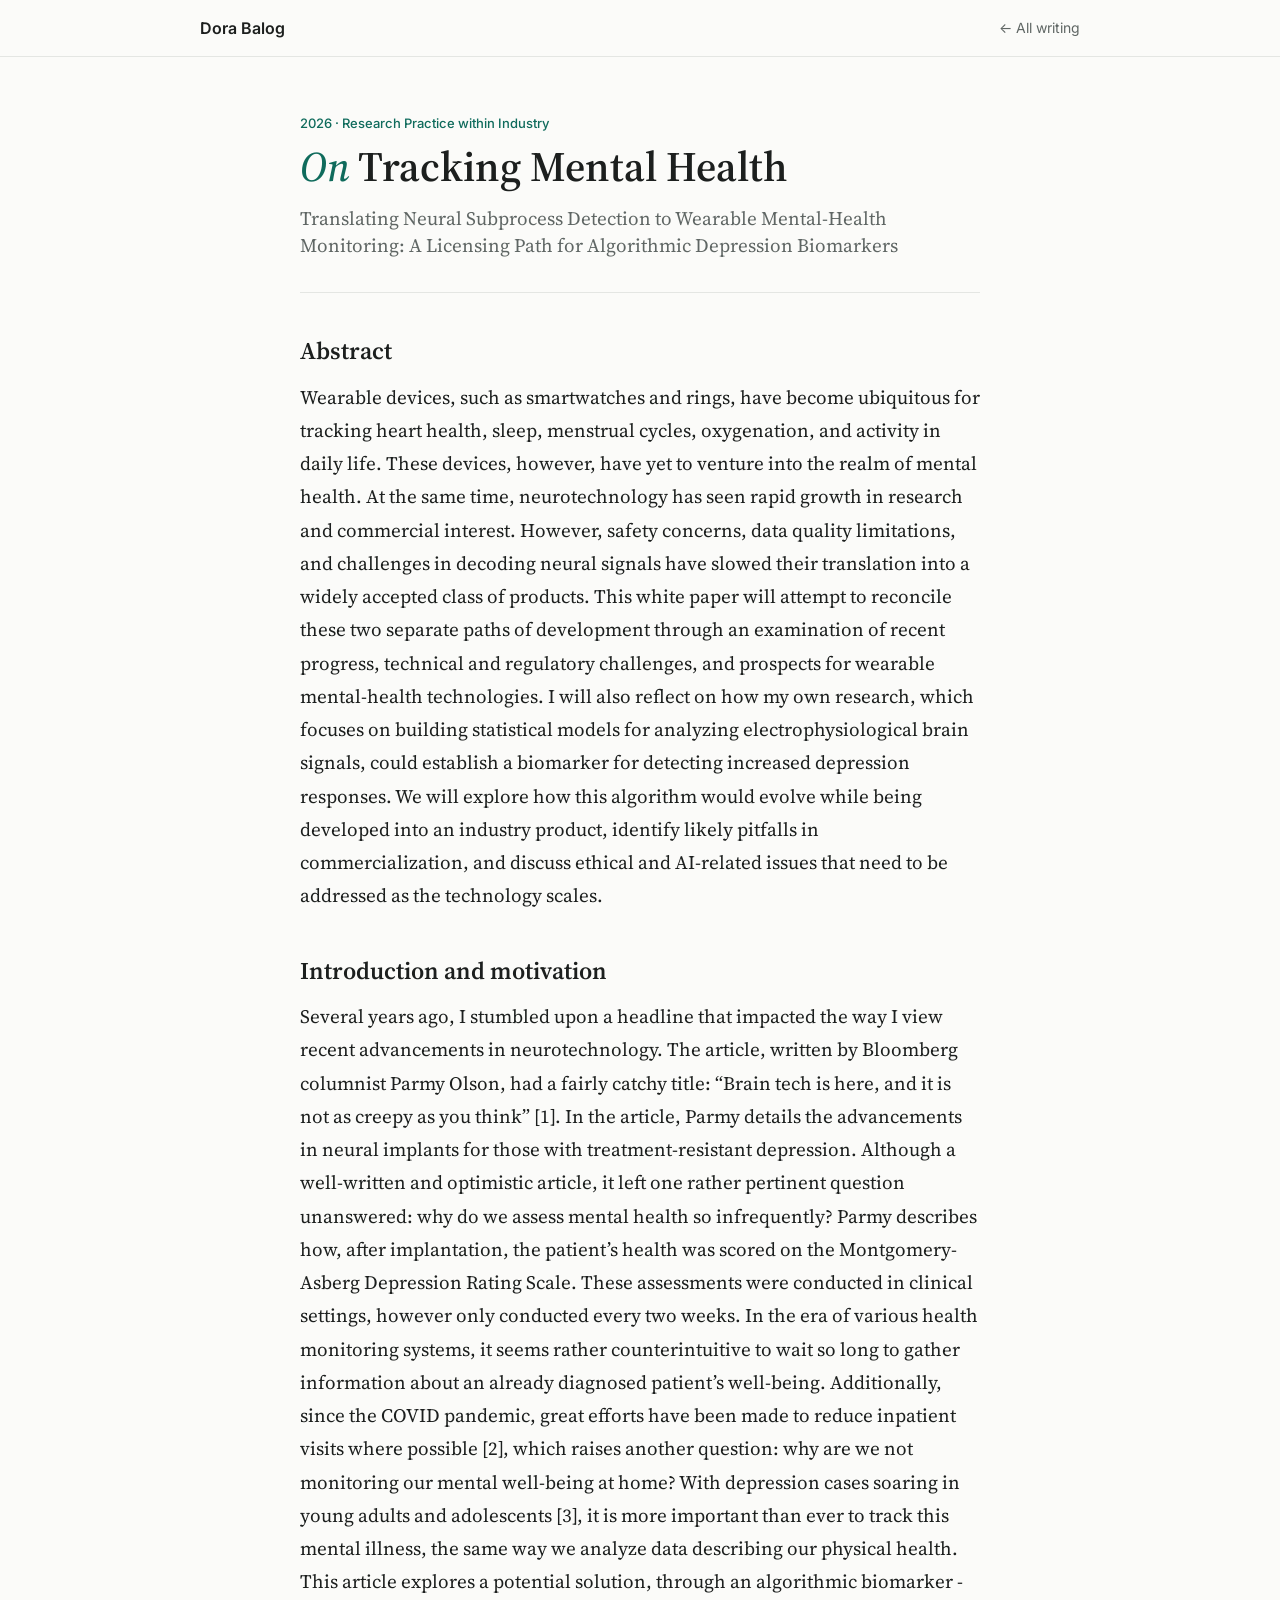
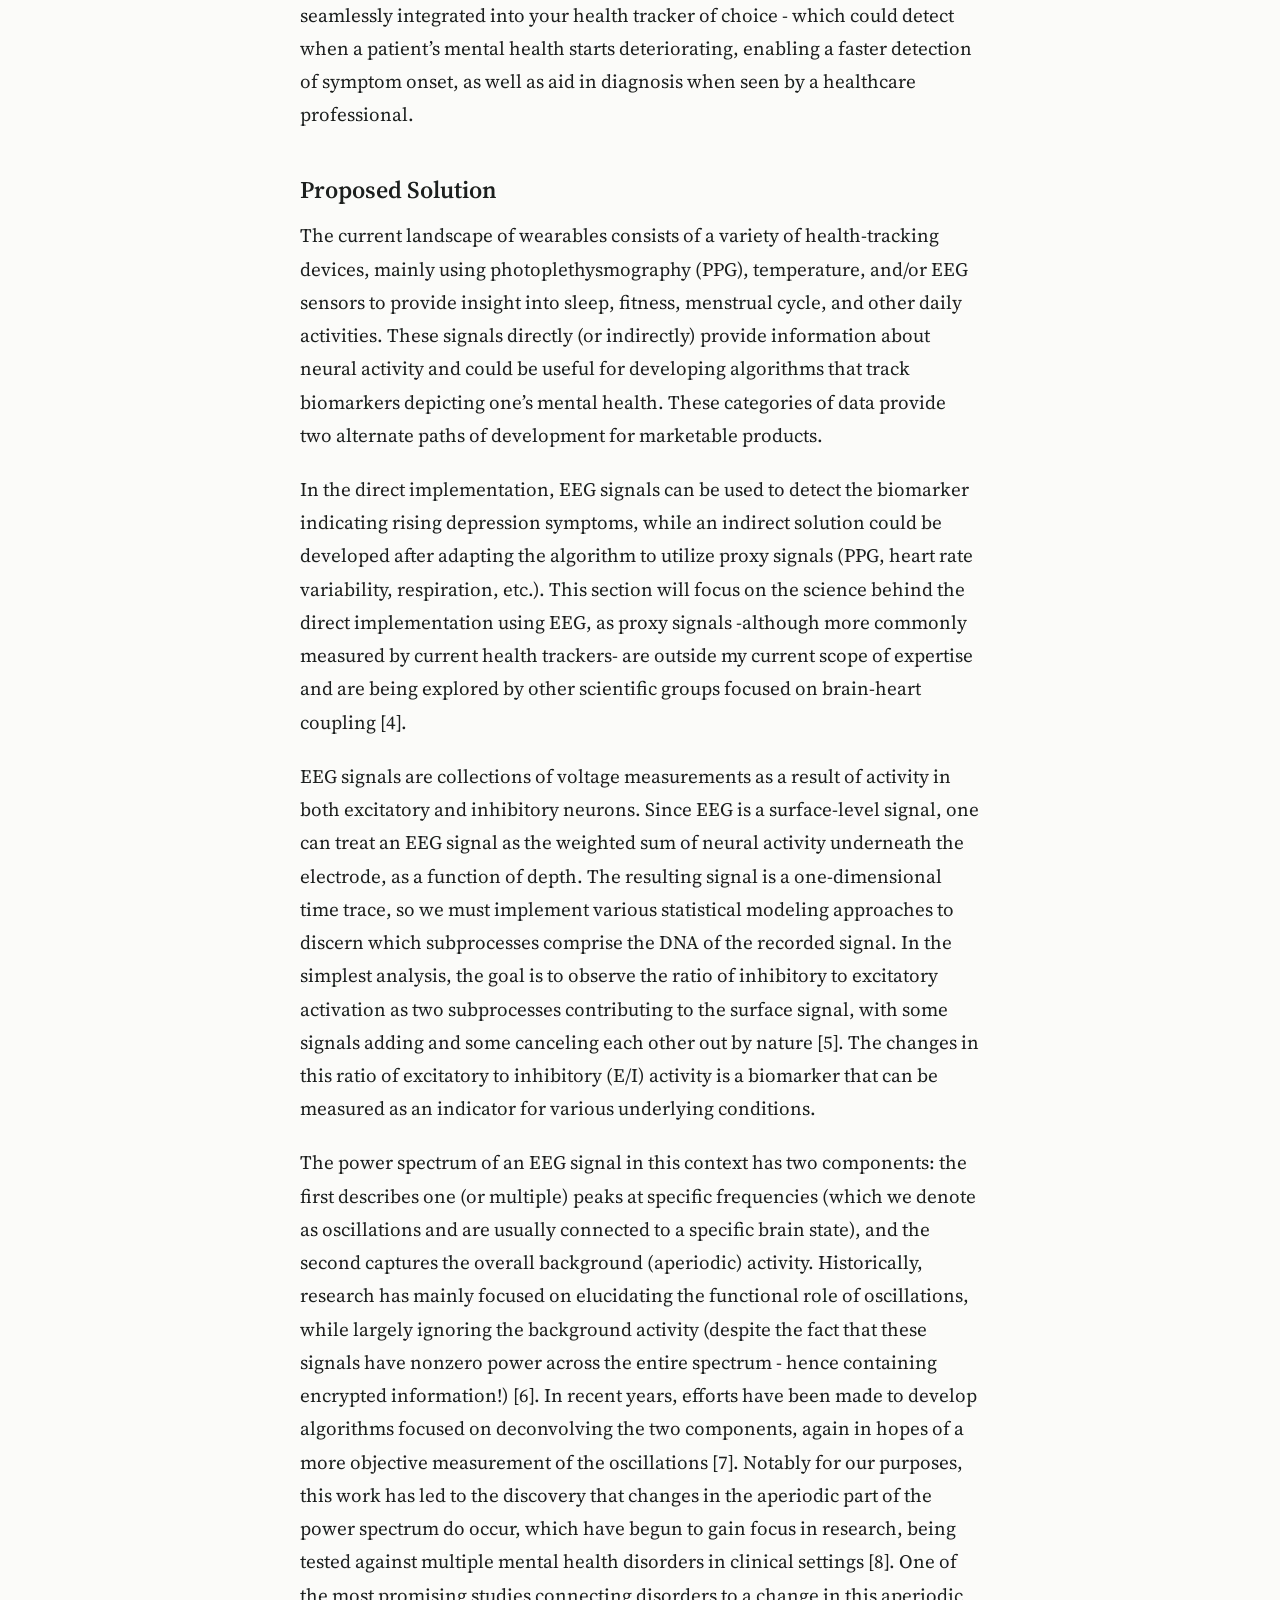
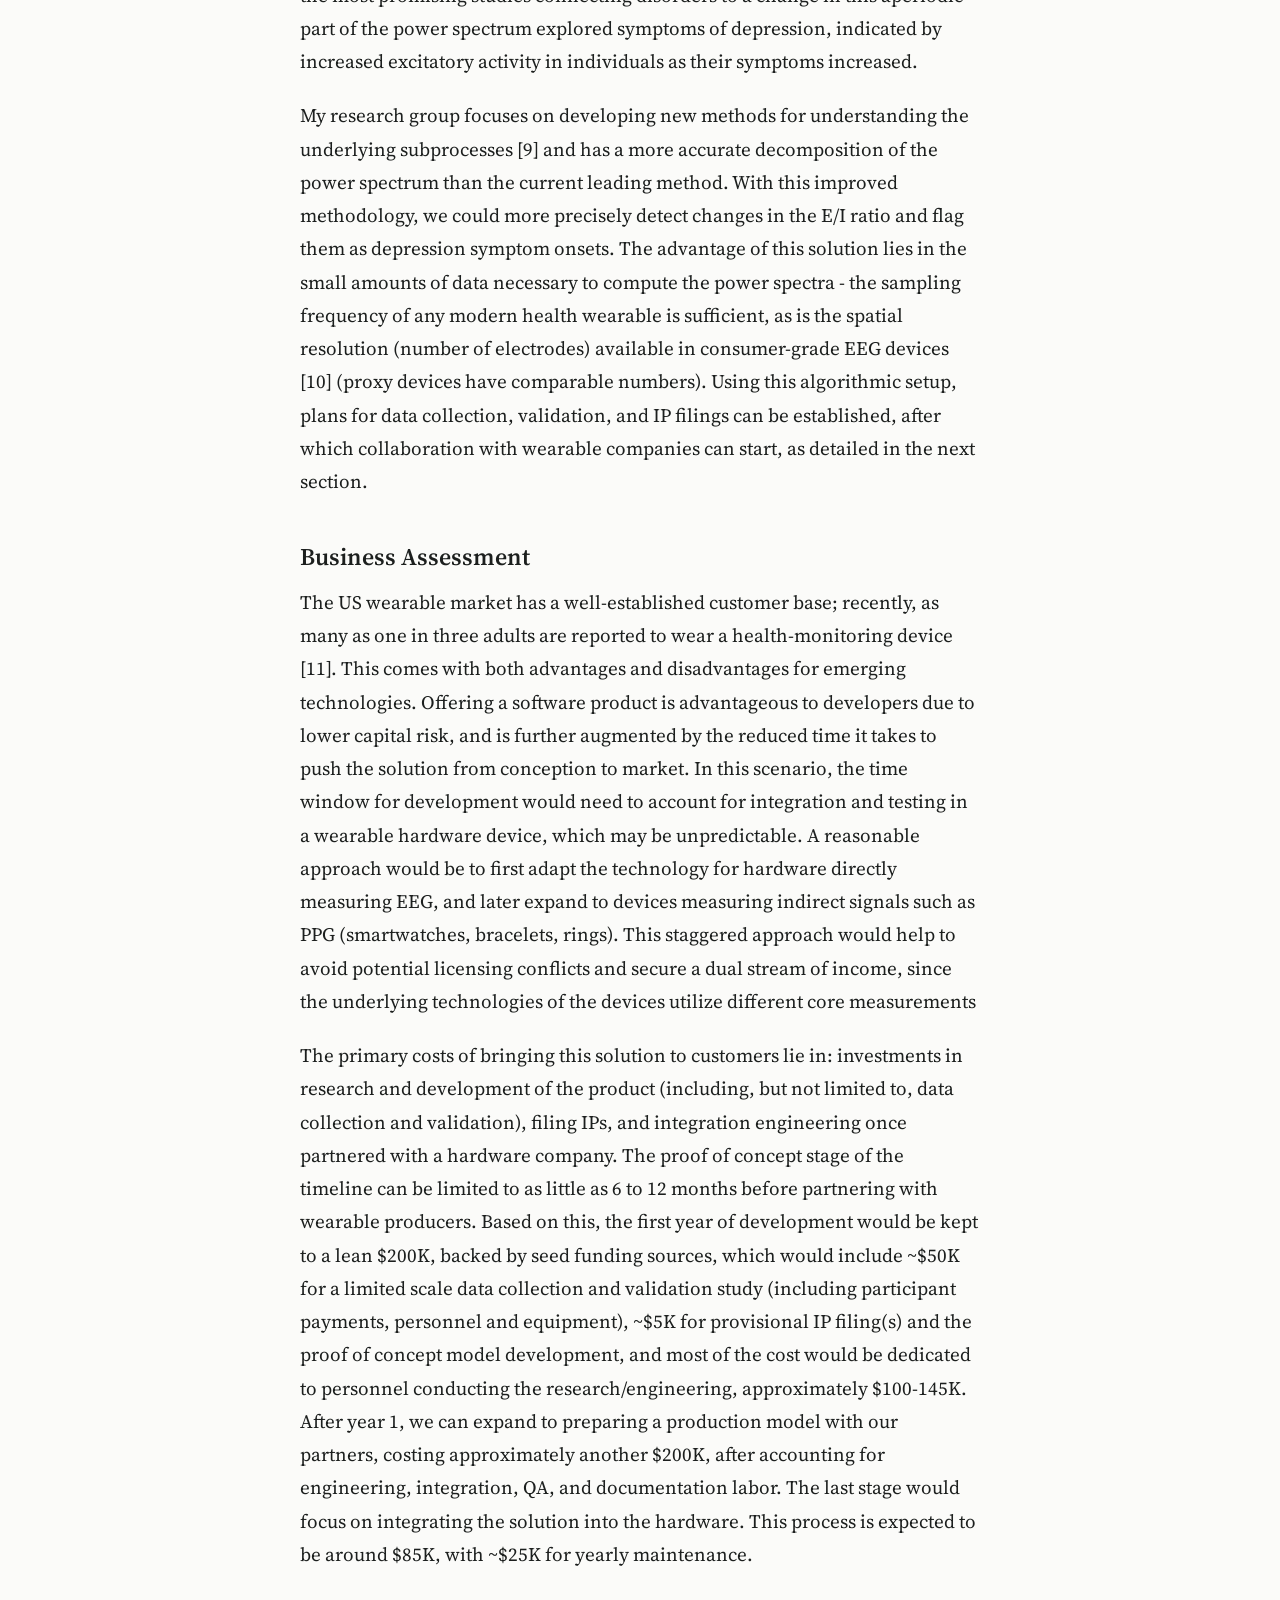
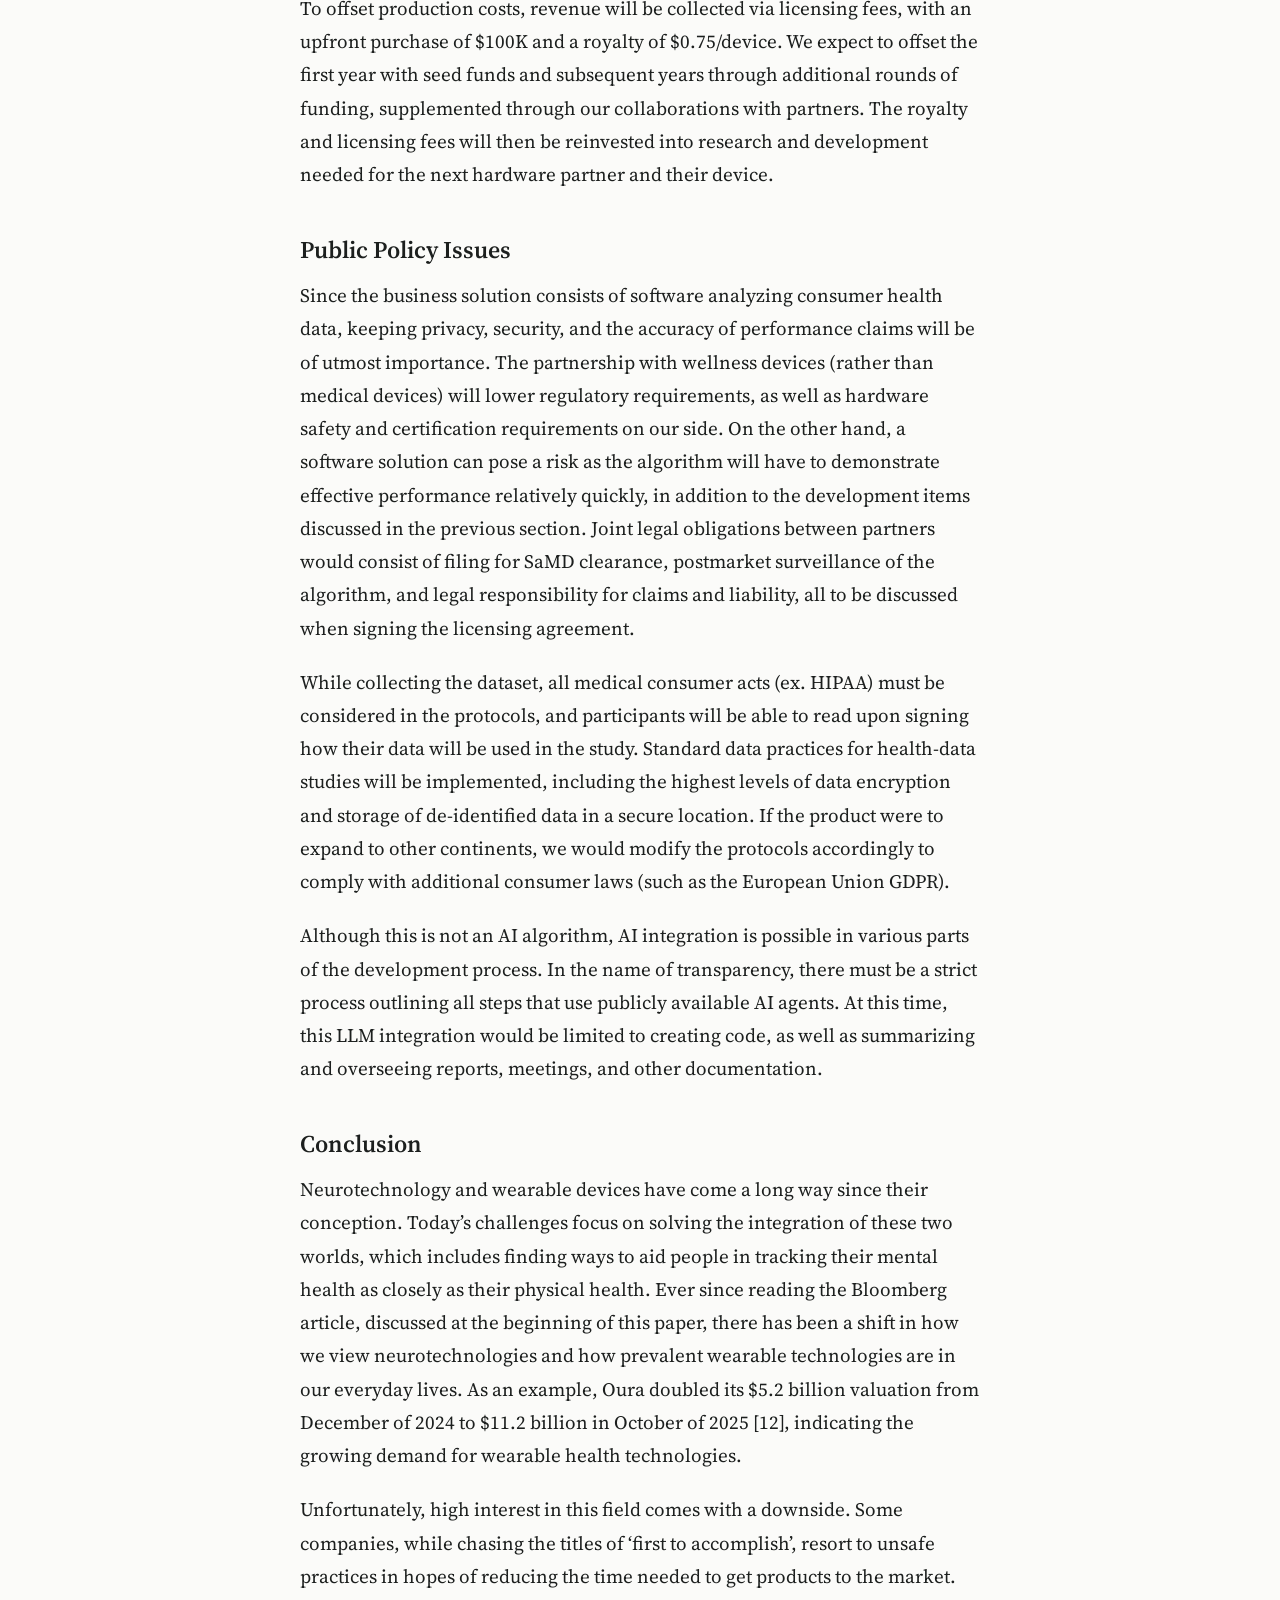
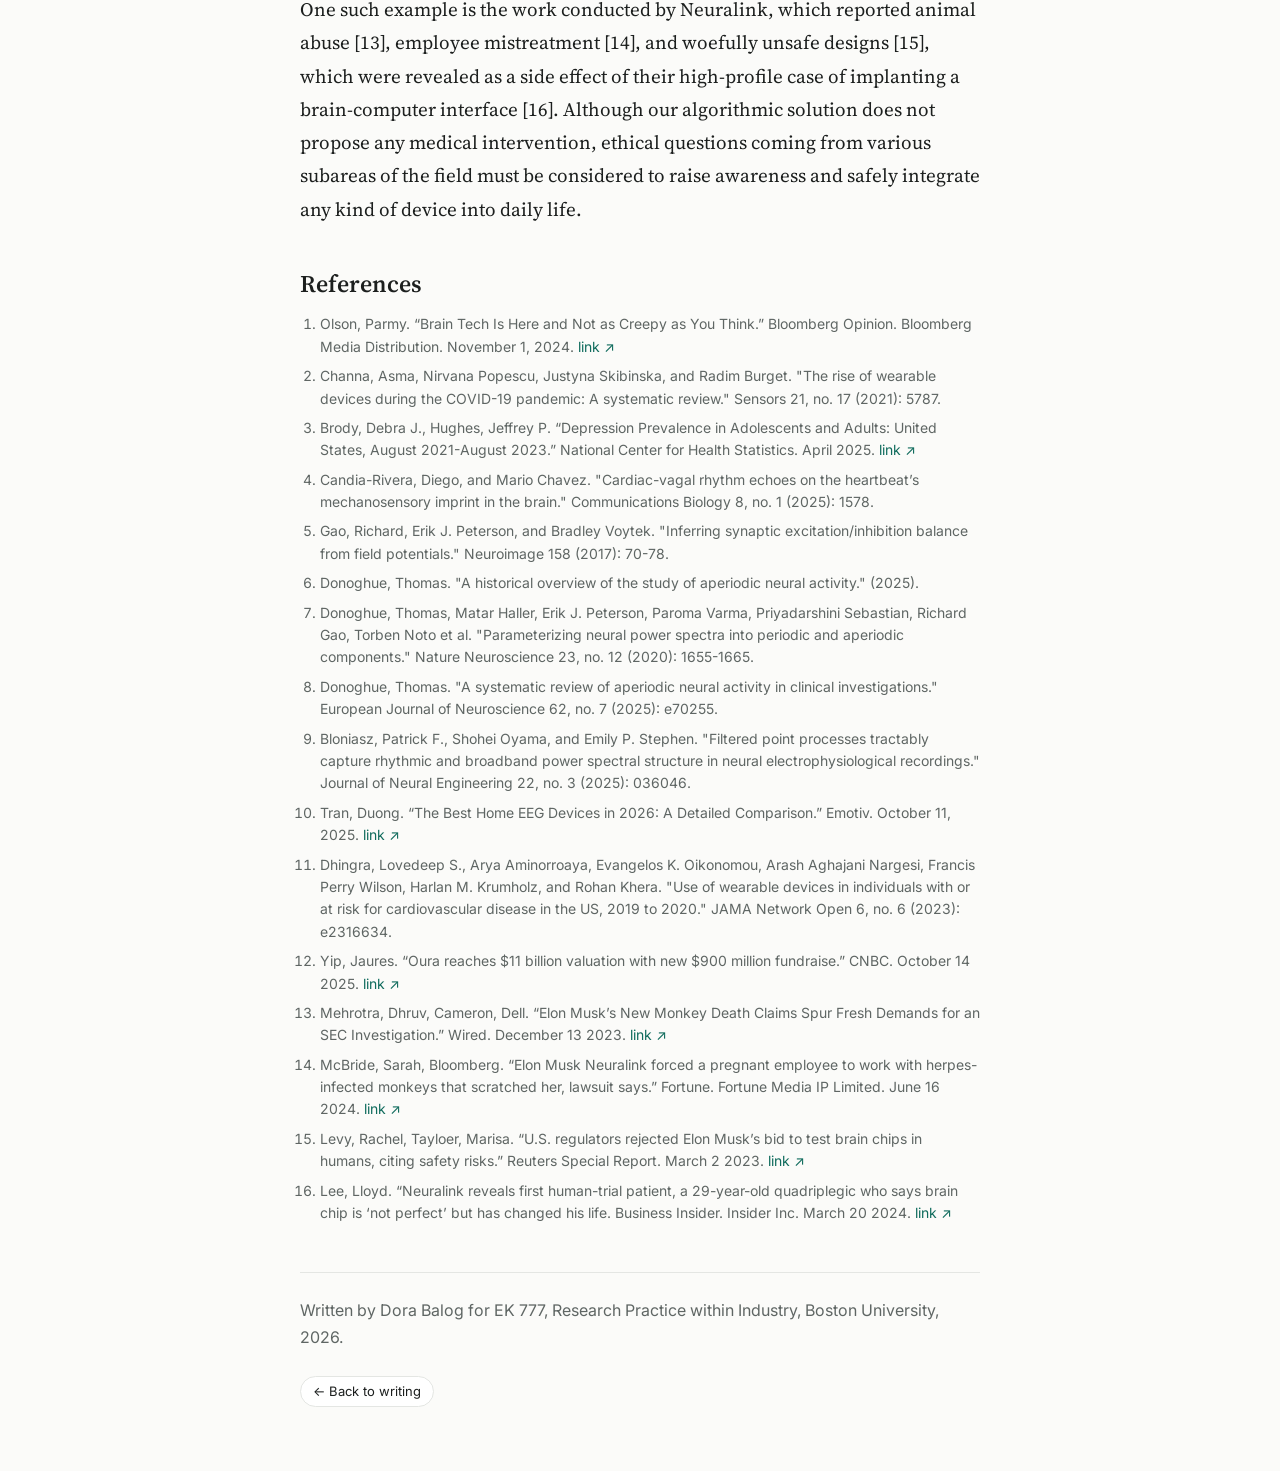
<file: essays/on-tracking-mental-health.html>
<!doctype html>
<html lang="en">
<head>
  <meta charset="utf-8">
  <meta name="viewport" content="width=device-width, initial-scale=1">
  <title>On Tracking Mental Health · Dora Balog</title>
  <meta name="description" content="A white paper on bringing mental-health biomarkers to consumer wearables.">
  <link rel="preconnect" href="https://fonts.googleapis.com">
  <link rel="preconnect" href="https://fonts.gstatic.com" crossorigin>
  <link href="https://fonts.googleapis.com/css2?family=Inter:wght@400;500;600&family=Source+Serif+4:ital,opsz,wght@0,8..60,400;0,8..60,500;0,8..60,600;1,8..60,500&display=swap" rel="stylesheet">
  <link rel="stylesheet" href="../style.css?v=4">
</head>
<body>
  <nav class="nav">
    <div class="wrap nav-inner">
      <a href="../index.html" class="nav-name">Dora Balog</a>
      <div class="nav-links"><a href="../index.html#writing">&larr; All writing</a></div>
    </div>
  </nav>
  <main class="wrap essay">
    <header class="essay-head">
      <p class="date">2026 &middot; Research Practice within Industry</p>
      <h1><em class="on">On</em> Tracking Mental Health</h1>
      <p class="essay-sub">Translating Neural Subprocess Detection to Wearable Mental-Health Monitoring: A Licensing Path for Algorithmic Depression Biomarkers</p>
    </header>
    <article class="essay-body">
      <h2>Abstract</h2>
      <p>Wearable devices, such as smartwatches and rings, have become ubiquitous for tracking heart health, sleep, menstrual cycles, oxygenation, and activity in daily life. These devices, however, have yet to venture into the realm of mental health. At the same time, neurotechnology has seen rapid growth in research and commercial interest. However, safety concerns, data quality limitations, and challenges in decoding neural signals have slowed their translation into a widely accepted class of products. This white paper will attempt to reconcile these two separate paths of development through an examination of recent progress, technical and regulatory challenges, and prospects for wearable mental-health technologies. I will also reflect on how my own research, which focuses on building statistical models for analyzing electrophysiological brain signals, could establish a biomarker for detecting increased depression responses. We will explore how this algorithm would evolve while being developed into an industry product, identify likely pitfalls in commercialization, and discuss ethical and AI-related issues that need to be addressed as the technology scales.</p>
      <h2>Introduction and motivation</h2>
      <p>Several years ago, I stumbled upon a headline that impacted the way I view recent advancements in neurotechnology. The article, written by Bloomberg columnist Parmy Olson, had a fairly catchy title: “Brain tech is here, and it is not as creepy as you think” [1]. In the article, Parmy details the advancements in neural implants for those with treatment-resistant depression. Although a well-written and optimistic article, it left one rather pertinent question unanswered: why do we assess mental health so infrequently? Parmy describes how, after implantation, the patient’s health was scored on the Montgomery-Asberg Depression Rating Scale. These assessments were conducted in clinical settings, however only conducted every two weeks. In the era of various health monitoring systems, it seems rather counterintuitive to wait so long to gather information about an already diagnosed patient’s well-being. Additionally, since the COVID pandemic, great efforts have been made to reduce inpatient visits where possible [2], which raises another question: why are we not monitoring our mental well-being at home? With depression cases soaring in young adults and adolescents [3], it is more important than ever to track this mental illness, the same way we analyze data describing our physical health. This article explores a potential solution, through an algorithmic biomarker - seamlessly integrated into your health tracker of choice - which could detect when a patient’s mental health starts deteriorating, enabling a faster detection of symptom onset, as well as aid in diagnosis when seen by a healthcare professional.</p>
      <h2>Proposed Solution</h2>
      <p>The current landscape of wearables consists of a variety of health-tracking devices, mainly using photoplethysmography (PPG), temperature, and/or EEG sensors to provide insight into sleep, fitness, menstrual cycle, and other daily activities. These signals directly (or indirectly) provide information about neural activity and could be useful for developing algorithms that track biomarkers depicting one’s mental health. These categories of data provide two alternate paths of development for marketable products.</p>
      <p>In the direct implementation, EEG signals can be used to detect the biomarker indicating rising depression symptoms, while an indirect solution could be developed after adapting the algorithm to utilize proxy signals (PPG, heart rate variability, respiration, etc.). This section will focus on the science behind the direct implementation using EEG, as proxy signals -although more commonly measured by current health trackers- are outside my current scope of expertise and are being explored by other scientific groups focused on brain-heart coupling [4].</p>
      <p>EEG signals are collections of voltage measurements as a result of activity in both excitatory and inhibitory neurons. Since EEG is a surface-level signal, one can treat an EEG signal as the weighted sum of neural activity underneath the electrode, as a function of depth. The resulting signal is a one-dimensional time trace, so we must implement various statistical modeling approaches to discern which subprocesses comprise the DNA of the recorded signal. In the simplest analysis, the goal is to observe the ratio of inhibitory to excitatory activation as two subprocesses contributing to the surface signal, with some signals adding and some canceling each other out by nature [5]. The changes in this ratio of excitatory to inhibitory (E/I) activity is a biomarker that can be measured as an indicator for various underlying conditions.</p>
      <p>The power spectrum of an EEG signal in this context has two components: the first describes one (or multiple) peaks at specific frequencies (which we denote as oscillations and are usually connected to a specific brain state), and the second captures the overall background (aperiodic) activity. Historically, research has mainly focused on elucidating the functional role of oscillations, while largely ignoring the background activity (despite the fact that these signals have nonzero power across the entire spectrum - hence containing encrypted information!) [6]. In recent years, efforts have been made to develop algorithms focused on deconvolving the two components, again in hopes of a more objective measurement of the oscillations [7]. Notably for our purposes, this work has led to the discovery that changes in the aperiodic part of the power spectrum do occur, which have begun to gain focus in research, being tested against multiple mental health disorders in clinical settings [8]. One of the most promising studies connecting disorders to a change in this aperiodic part of the power spectrum explored symptoms of depression, indicated by increased excitatory activity in individuals as their symptoms increased.</p>
      <p>My research group focuses on developing new methods for understanding the underlying subprocesses [9] and has a more accurate decomposition of the power spectrum than the current leading method. With this improved methodology, we could more precisely detect changes in the E/I ratio and flag them as depression symptom onsets. The advantage of this solution lies in the small amounts of data necessary to compute the power spectra - the sampling frequency of any modern health wearable is sufficient, as is the spatial resolution (number of electrodes) available in consumer-grade EEG devices [10] (proxy devices have comparable numbers). Using this algorithmic setup, plans for data collection, validation, and IP filings can be established, after which collaboration with wearable companies can start, as detailed in the next section.</p>
      <h2>Business Assessment</h2>
      <p>The US wearable market has a well-established customer base; recently, as many as one in three adults are reported to wear a health-monitoring device [11]. This comes with both advantages and disadvantages for emerging technologies. Offering a software product is advantageous to developers due to lower capital risk, and is further augmented by the reduced time it takes to push the solution from conception to market. In this scenario, the time window for development would need to account for integration and testing in a wearable hardware device, which may be unpredictable. A reasonable approach would be to first adapt the technology for hardware directly measuring EEG, and later expand to devices measuring indirect signals such as PPG (smartwatches, bracelets, rings). This staggered approach would help to avoid potential licensing conflicts and secure a dual stream of income, since the underlying technologies of the devices utilize different core measurements</p>
      <p>The primary costs of bringing this solution to customers lie in: investments in research and development of the product (including, but not limited to, data collection and validation), filing IPs, and integration engineering once partnered with a hardware company. The proof of concept stage of the timeline can be limited to as little as 6 to 12 months before partnering with wearable producers. Based on this, the first year of development would be kept to a lean $200K, backed by seed funding sources, which would include ~$50K for a limited scale data collection and validation study (including participant payments, personnel and equipment), ~$5K for provisional IP filing(s) and the proof of concept model development, and most of the cost would be dedicated to personnel conducting the research/engineering, approximately $100-145K. After year 1, we can expand to preparing a production model with our partners, costing approximately another $200K, after accounting for engineering, integration, QA, and documentation labor. The last stage would focus on integrating the solution into the hardware. This process is expected to be around $85K, with ~$25K for yearly maintenance.</p>
      <p>To offset production costs, revenue will be collected via licensing fees, with an upfront purchase of $100K and a royalty of $0.75/device. We expect to offset the first year with seed funds and subsequent years through additional rounds of funding, supplemented through our collaborations with partners. The royalty and licensing fees will then be reinvested into research and development needed for the next hardware partner and their device.</p>
      <h2>Public Policy Issues</h2>
      <p>Since the business solution consists of software analyzing consumer health data, keeping privacy, security, and the accuracy of performance claims will be of utmost importance. The partnership with wellness devices (rather than medical devices) will lower regulatory requirements, as well as hardware safety and certification requirements on our side. On the other hand, a software solution can pose a risk as the algorithm will have to demonstrate effective performance relatively quickly, in addition to the development items discussed in the previous section. Joint legal obligations between partners would consist of filing for SaMD clearance, postmarket surveillance of the algorithm, and legal responsibility for claims and liability, all to be discussed when signing the licensing agreement.</p>
      <p>While collecting the dataset, all medical consumer acts (ex. HIPAA) must be considered in the protocols, and participants will be able to read upon signing how their data will be used in the study. Standard data practices for health-data studies will be implemented, including the highest levels of data encryption and storage of de-identified data in a secure location. If the product were to expand to other continents, we would modify the protocols accordingly to comply with additional consumer laws (such as the European Union GDPR).</p>
      <p>Although this is not an AI algorithm, AI integration is possible in various parts of the development process. In the name of transparency, there must be a strict process outlining all steps that use publicly available AI agents. At this time, this LLM integration would be limited to creating code, as well as summarizing and overseeing reports, meetings, and other documentation.</p>
      <h2>Conclusion</h2>
      <p>Neurotechnology and wearable devices have come a long way since their conception. Today’s challenges focus on solving the integration of these two worlds, which includes finding ways to aid people in tracking their mental health as closely as their physical health. Ever since reading the Bloomberg article, discussed at the beginning of this paper, there has been a shift in how we view neurotechnologies and how prevalent wearable technologies are in our everyday lives. As an example, Oura doubled its $5.2 billion valuation from December of 2024 to $11.2 billion in October of 2025 [12], indicating the growing demand for wearable health technologies.</p>
      <p>Unfortunately, high interest in this field comes with a downside. Some companies, while chasing the titles of ‘first to accomplish’, resort to unsafe practices in hopes of reducing the time needed to get products to the market. One such example is the work conducted by Neuralink, which reported animal abuse [13], employee mistreatment [14], and woefully unsafe designs [15], which were revealed as a side effect of their high-profile case of implanting a brain-computer interface [16]. Although our algorithmic solution does not propose any medical intervention, ethical questions coming from various subareas of the field must be considered to raise awareness and safely integrate any kind of device into daily life.</p>
      <h2>References</h2>
      <ol class="refs">
        <li>Olson, Parmy. “Brain Tech Is Here and Not as Creepy as You Think.” Bloomberg Opinion. Bloomberg Media Distribution.  November 1, 2024. <a href="https://www.bloomberg.com/opinion/articles/2024-11-01/brain-tech-is-here-and-not-as-creepy-as-you-think" target="_blank" rel="noopener">link ↗</a></li>
        <li>Channa, Asma, Nirvana Popescu, Justyna Skibinska, and Radim Burget. &quot;The rise of wearable devices during the COVID-19 pandemic: A systematic review.&quot; Sensors 21, no. 17 (2021): 5787.</li>
        <li>Brody, Debra J., Hughes, Jeffrey P. “Depression Prevalence in Adolescents and Adults: United States, August 2021-August 2023.” National Center for Health Statistics. April 2025. <a href="https://www.cdc.gov/nchs/products/databriefs/db527.htm" target="_blank" rel="noopener">link ↗</a></li>
        <li>Candia-Rivera, Diego, and Mario Chavez. &quot;Cardiac-vagal rhythm echoes on the heartbeat’s mechanosensory imprint in the brain.&quot; Communications Biology 8, no. 1 (2025): 1578.</li>
        <li>Gao, Richard, Erik J. Peterson, and Bradley Voytek. &quot;Inferring synaptic excitation/inhibition balance from field potentials.&quot; Neuroimage 158 (2017): 70-78.</li>
        <li>Donoghue, Thomas. &quot;A historical overview of the study of aperiodic neural activity.&quot; (2025).</li>
        <li>Donoghue, Thomas, Matar Haller, Erik J. Peterson, Paroma Varma, Priyadarshini Sebastian, Richard Gao, Torben Noto et al. &quot;Parameterizing neural power spectra into periodic and aperiodic components.&quot; Nature Neuroscience 23, no. 12 (2020): 1655-1665.</li>
        <li>Donoghue, Thomas. &quot;A systematic review of aperiodic neural activity in clinical investigations.&quot; European Journal of Neuroscience 62, no. 7 (2025): e70255.</li>
        <li>Bloniasz, Patrick F., Shohei Oyama, and Emily P. Stephen. &quot;Filtered point processes tractably capture rhythmic and broadband power spectral structure in neural electrophysiological recordings.&quot; Journal of Neural Engineering 22, no. 3 (2025): 036046.</li>
        <li>Tran, Duong. “The Best Home EEG Devices in 2026: A Detailed Comparison.” Emotiv. October 11, 2025. <a href="https://www.emotiv.com/blogs/news/best-home-eeg-device?srsltid=AfmBOordqerBT6xASq5WfSHSWsgvYijsO9Io-2PUDcByQ_rxHnIleI6r" target="_blank" rel="noopener">link ↗</a></li>
        <li>Dhingra, Lovedeep S., Arya Aminorroaya, Evangelos K. Oikonomou, Arash Aghajani Nargesi, Francis Perry Wilson, Harlan M. Krumholz, and Rohan Khera. &quot;Use of wearable devices in individuals with or at risk for cardiovascular disease in the US, 2019 to 2020.&quot; JAMA Network Open 6, no. 6 (2023): e2316634.</li>
        <li>Yip, Jaures. “Oura reaches $11 billion valuation with new $900 million fundraise.” CNBC. October 14 2025. <a href="https://www.cnbc.com/2025/10/14/oura-ringmaker-valuation-fundraise.html" target="_blank" rel="noopener">link ↗</a></li>
        <li>Mehrotra, Dhruv, Cameron, Dell. “Elon Musk’s New Monkey Death Claims Spur Fresh Demands for an SEC Investigation.” Wired. December 13 2023. <a href="https://www.wired.com/story/elon-musk-neuralink-dealbook-comments-sec/" target="_blank" rel="noopener">link ↗</a></li>
        <li>McBride, Sarah, Bloomberg. “Elon Musk Neuralink forced a pregnant employee to work with herpes-infected monkeys that scratched her, lawsuit says.” Fortune. Fortune Media IP Limited. June 16 2024. <a href="https://fortune.com/2024/06/16/elon-musk-neuralink-herpes-monkeys-pregnant-employee-lawsuit/" target="_blank" rel="noopener">link ↗</a></li>
        <li>Levy, Rachel, Tayloer, Marisa. “U.S. regulators rejected Elon Musk’s bid to test brain chips in humans, citing safety risks.” Reuters Special Report. March 2 2023. <a href="https://www.reuters.com/investigates/special-report/neuralink-musk-fda/" target="_blank" rel="noopener">link ↗</a></li>
        <li>Lee, Lloyd. “Neuralink reveals first human-trial patient, a 29-year-old quadriplegic who says brain chip is ‘not perfect’ but has changed his life. Business Insider. Insider Inc. March 20 2024. <a href="https://www.businessinsider.com/neuralink-first-human-trial-patient-quadriplegic-elon-musk-x-2024-3" target="_blank" rel="noopener">link ↗</a></li>
      </ol>
    </article>
    <footer class="essay-foot">
      <p class="muted">Written by Dora Balog for EK 777, Research Practice within Industry, Boston University, 2026.</p>
      <a class="pill" href="../index.html#writing">&larr; Back to writing</a>
    </footer>
  </main>
</body>
</html>
</file>
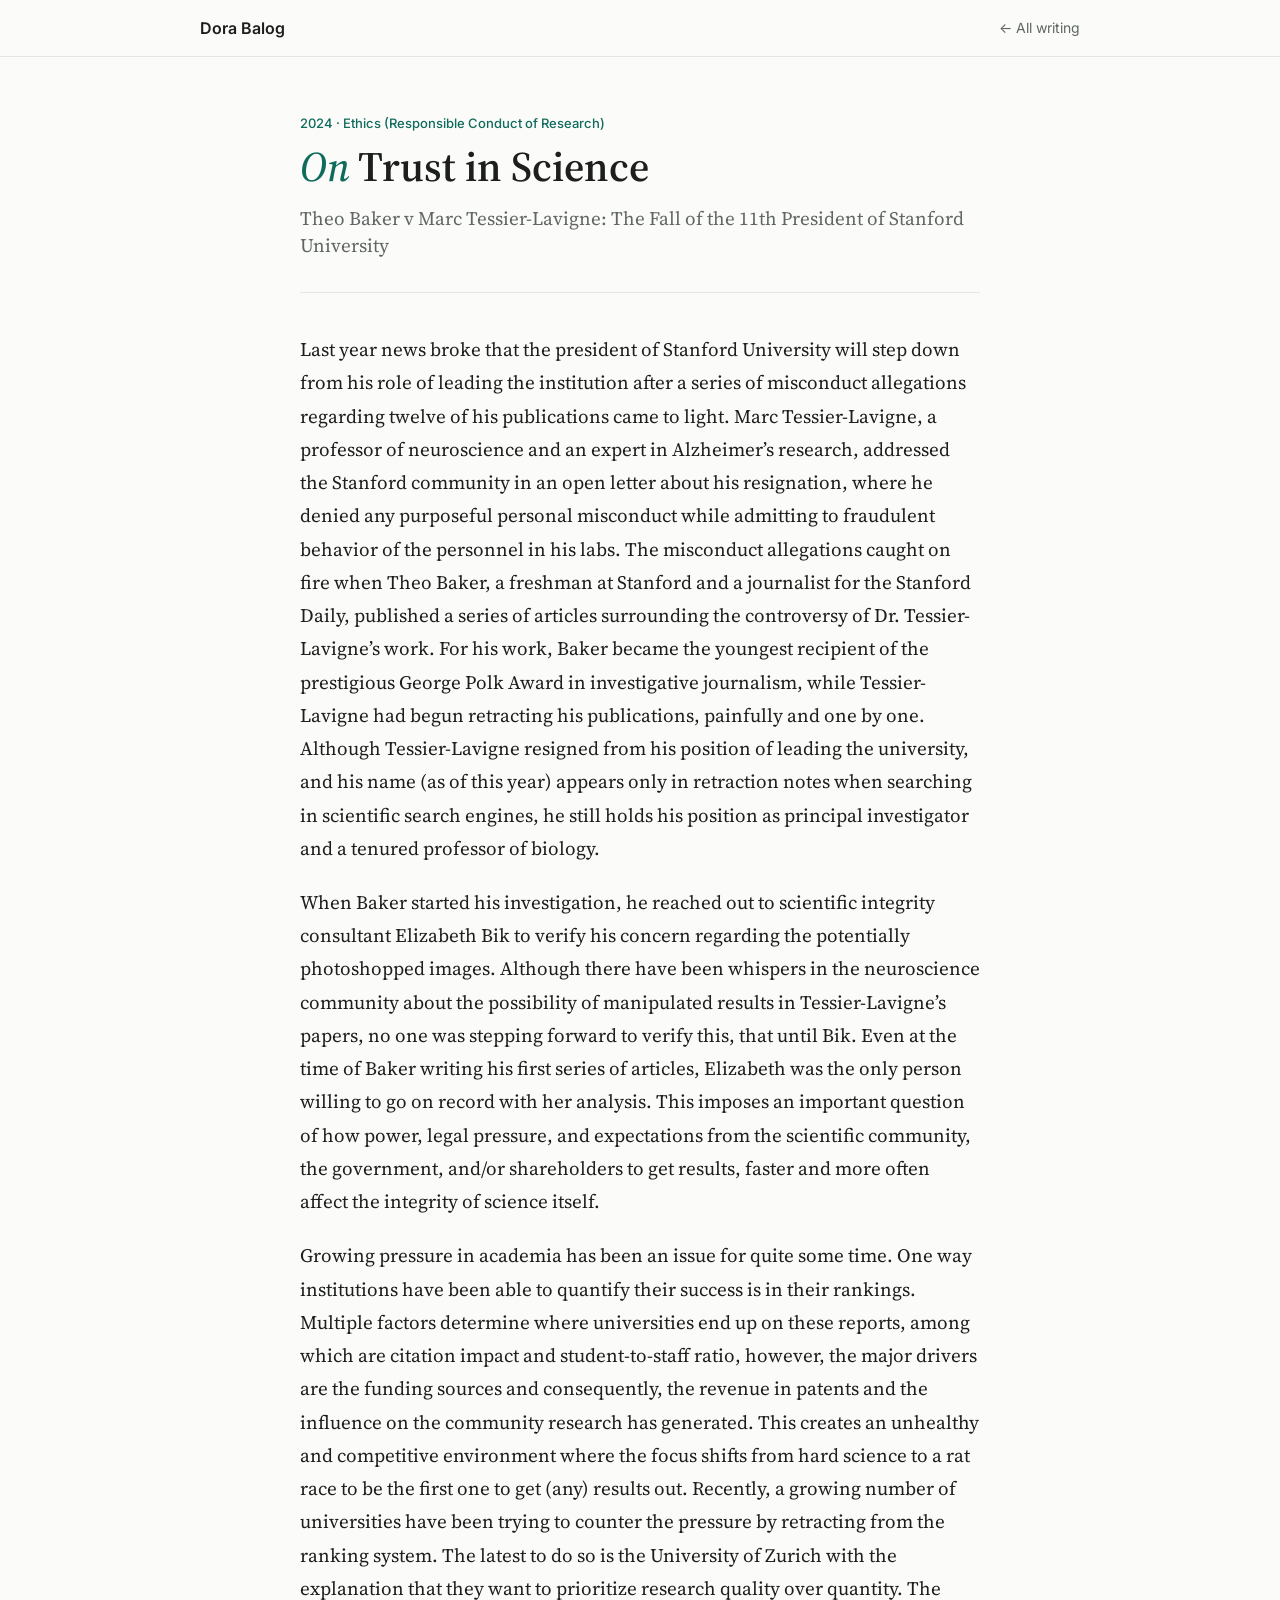
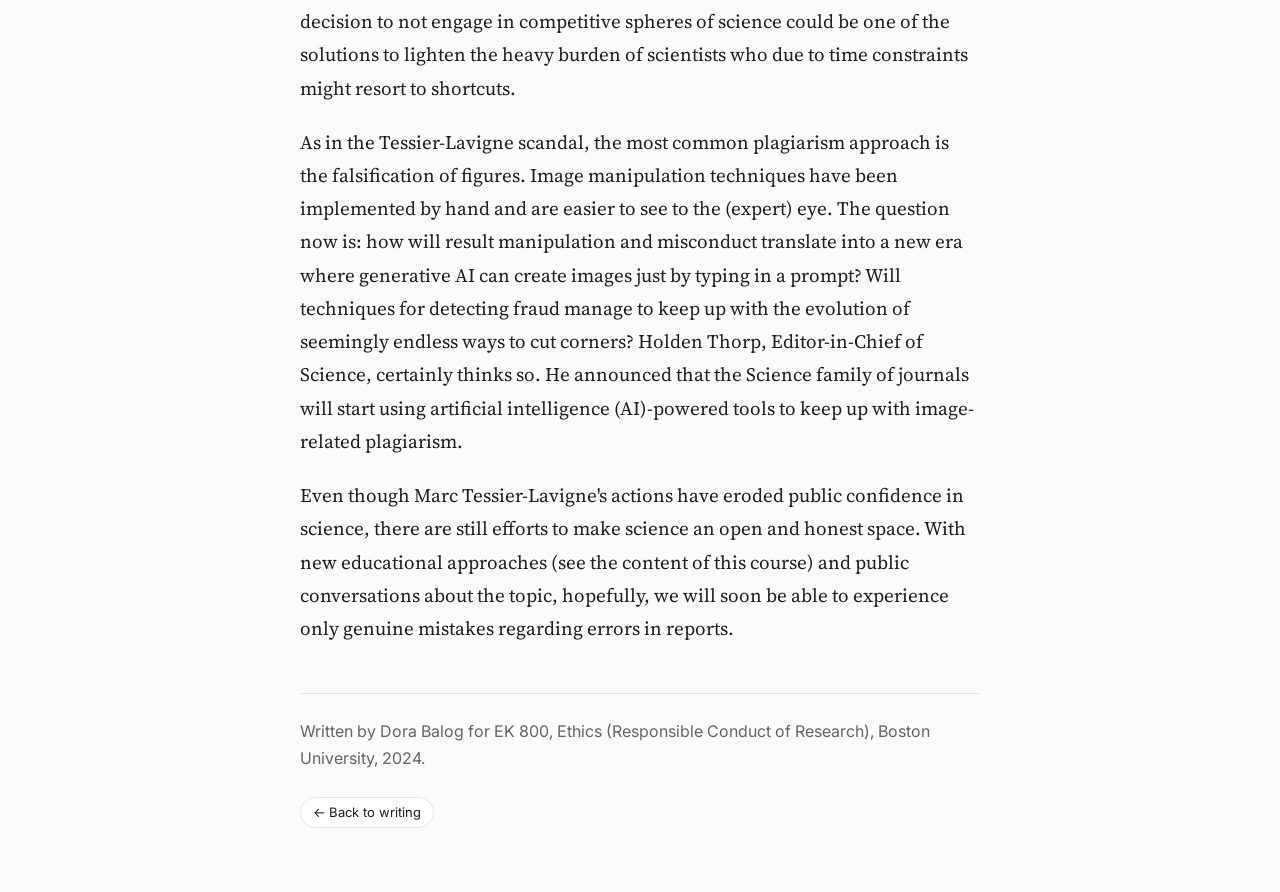
<file: essays/on-trust-in-science.html>
<!doctype html>
<html lang="en">
<head>
  <meta charset="utf-8">
  <meta name="viewport" content="width=device-width, initial-scale=1">
  <title>On Trust in Science · Dora Balog</title>
  <meta name="description" content="An essay on research integrity, pressure in academia, and the resignation of Stanford's president.">
  <link rel="preconnect" href="https://fonts.googleapis.com">
  <link rel="preconnect" href="https://fonts.gstatic.com" crossorigin>
  <link href="https://fonts.googleapis.com/css2?family=Inter:wght@400;500;600&family=Source+Serif+4:ital,opsz,wght@0,8..60,400;0,8..60,500;0,8..60,600;1,8..60,500&display=swap" rel="stylesheet">
  <link rel="stylesheet" href="../style.css?v=4">
</head>
<body>
  <nav class="nav">
    <div class="wrap nav-inner">
      <a href="../index.html" class="nav-name">Dora Balog</a>
      <div class="nav-links"><a href="../index.html#writing">&larr; All writing</a></div>
    </div>
  </nav>
  <main class="wrap essay">
    <header class="essay-head">
      <p class="date">2024 &middot; Ethics (Responsible Conduct of Research)</p>
      <h1><em class="on">On</em> Trust in Science</h1>
      <p class="essay-sub">Theo Baker v Marc Tessier-Lavigne: The Fall of the 11th President of Stanford University</p>
    </header>
    <article class="essay-body">
      <p>Last year news broke that the president of Stanford University will step down from his role of leading the institution after a series of misconduct allegations regarding twelve of his publications came to light. Marc Tessier-Lavigne, a professor of neuroscience and an expert in Alzheimer’s research, addressed the Stanford community in an open letter about his resignation, where he denied any purposeful personal misconduct while admitting to fraudulent behavior of the personnel in his labs. The misconduct allegations caught on fire when Theo Baker, a freshman at Stanford and a journalist for the Stanford Daily, published a series of articles surrounding the controversy of Dr. Tessier-Lavigne’s work. For his work, Baker became the youngest recipient of the prestigious George Polk Award in investigative journalism, while Tessier-Lavigne had begun retracting his publications, painfully and one by one. Although Tessier-Lavigne resigned from his position of leading the university, and his name (as of this year) appears only in retraction notes when searching in scientific search engines, he still holds his position as principal investigator and a tenured professor of biology.</p>
      <p>When Baker started his investigation, he reached out to scientific integrity consultant Elizabeth Bik to verify his concern regarding the potentially photoshopped images. Although there have been whispers in the neuroscience community about the possibility of manipulated results in Tessier-Lavigne’s papers, no one was stepping forward to verify this, that until Bik. Even at the time of Baker writing his first series of articles, Elizabeth was the only person willing to go on record with her analysis. This imposes an important question of how power, legal pressure, and expectations from the scientific community, the government, and/or shareholders to get results, faster and more often affect the integrity of science itself.</p>
      <p>Growing pressure in academia has been an issue for quite some time. One way institutions have been able to quantify their success is in their rankings. Multiple factors determine where universities end up on these reports, among which are citation impact and student-to-staff ratio, however, the major drivers are the funding sources and consequently, the revenue in patents and the influence on the community research has generated. This creates an unhealthy and competitive environment where the focus shifts from hard science to a rat race to be the first one to get (any) results out. Recently, a growing number of universities have been trying to counter the pressure by retracting from the ranking system. The latest to do so is the University of Zurich with the explanation that they want to prioritize research quality over quantity. The decision to not engage in competitive spheres of science could be one of the solutions to lighten the heavy burden of scientists who due to time constraints might resort to shortcuts.</p>
      <p>As in the Tessier-Lavigne scandal, the most common plagiarism approach is the falsification of figures. Image manipulation techniques have been implemented by hand and are easier to see to the (expert) eye. The question now is: how will result manipulation and misconduct translate into a new era where generative AI can create images just by typing in a prompt? Will techniques for detecting fraud manage to keep up with the evolution of seemingly endless ways to cut corners? Holden Thorp, Editor-in-Chief of Science, certainly thinks so. He announced that the Science family of journals will start using artificial intelligence (AI)-powered tools to keep up with image-related plagiarism.</p>
      <p>Even though Marc Tessier-Lavigne&#x27;s actions have eroded public confidence in science, there are still efforts to make science an open and honest space. With new educational approaches (see the content of this course) and public conversations about the topic, hopefully, we will soon be able to experience only genuine mistakes regarding errors in reports.</p>
    </article>
    <footer class="essay-foot">
      <p class="muted">Written by Dora Balog for EK 800, Ethics (Responsible Conduct of Research), Boston University, 2024.</p>
      <a class="pill" href="../index.html#writing">&larr; Back to writing</a>
    </footer>
  </main>
</body>
</html>
</file>
<file: style.css>
:root {
  --bg: #fbfbf9;
  --surface: #ffffff;
  --text: #1c1f1e;
  --muted: #5f6664;
  --line: #e4e6e3;
  --accent: #0f6b5c;
  --accent-soft: #e6f1ee;
  --radius: 12px;
}
@media (prefers-color-scheme: dark) {
  :root {
    --bg: #121514;
    --surface: #1a1e1d;
    --text: #e8ebe9;
    --muted: #9aa3a0;
    --line: #2a302e;
    --accent: #5cc3ad;
    --accent-soft: #1d2d29;
  }
}

* { box-sizing: border-box; }
html { scroll-behavior: smooth; scroll-padding-top: 72px; overflow-anchor: none; }
body {
  margin: 0;
  background: var(--bg);
  color: var(--text);
  font: 16px/1.65 Inter, system-ui, -apple-system, sans-serif;
  -webkit-font-smoothing: antialiased;
}
a { color: var(--accent); text-decoration: none; }
a:hover { text-decoration: underline; }
h1, h2, h3 { font-family: "Source Serif 4", Georgia, serif; font-weight: 600; line-height: 1.25; margin: 0; }
p { margin: 0 0 .6em; }
.wrap { max-width: 920px; margin: 0 auto; padding: 0 20px; }
.muted { color: var(--muted); font-weight: 400; }
.empty { color: var(--muted); font-style: italic; }

/* Nav */
.nav {
  position: sticky; top: 0; z-index: 10;
  background: color-mix(in srgb, var(--bg) 88%, transparent);
  backdrop-filter: blur(8px);
  border-bottom: 1px solid var(--line);
}
.nav-inner { display: flex; align-items: center; justify-content: space-between; height: 56px; gap: 16px; }
.nav-name { font-weight: 600; color: var(--text); }
.nav-links { display: flex; gap: 20px; font-size: 14px; overflow-x: auto; white-space: nowrap; scrollbar-width: none; }
.nav-links::-webkit-scrollbar { display: none; }
.nav-name { white-space: nowrap; }
.nav-links a { color: var(--muted); }
.nav-links a:hover { color: var(--text); text-decoration: none; }

/* Hero */
.hero { display: grid; grid-template-columns: 240px 1fr; gap: 48px; align-items: start; padding-top: 64px; padding-bottom: 32px; }
.headshot { width: 100%; aspect-ratio: 4 / 5; object-fit: cover; object-position: center 30%; border-radius: var(--radius); }
.hero h1 { font-size: 40px; margin-bottom: 4px; }
.tagline { color: var(--muted); font-size: 17px; margin-bottom: 20px; }
.bio { margin: 16px 0 20px; max-width: 60ch; }

/* Pills & buttons */
.social, .pill-row, .tags { display: flex; flex-wrap: wrap; gap: 8px; }
.pill {
  font-size: 13px; padding: 4px 12px; border-radius: 999px;
  border: 1px solid var(--line); color: var(--text); background: var(--surface);
}
.pill:hover { border-color: var(--accent); color: var(--accent); text-decoration: none; }
.btn { font-size: 13px; padding: 4px 14px; border-radius: 999px; background: var(--accent); color: var(--bg); font-weight: 500; }
.btn:hover { text-decoration: none; opacity: .9; }
.tags span { font-size: 12px; padding: 2px 10px; border-radius: 999px; background: var(--accent-soft); color: var(--accent); }

/* Sections */
.section { padding-top: 48px; padding-bottom: 16px; }
.section h2 { font-size: 26px; padding-bottom: 12px; margin-bottom: 24px; border-bottom: 1px solid var(--line); }
.section h3 { font-size: 18px; margin-bottom: 6px; }

/* Project cards */
.grid { display: grid; grid-template-columns: repeat(auto-fill, minmax(260px, 1fr)); gap: 20px; }
.card { background: var(--surface); border: 1px solid var(--line); border-radius: var(--radius); overflow: hidden; display: flex; flex-direction: column; }
.card-img { width: 100%; aspect-ratio: 16 / 9; object-fit: cover; display: block; }
.card-body { padding: 16px 18px 18px; display: flex; flex-direction: column; gap: 10px; }
.card-body p { margin: 0; color: var(--muted); font-size: 15px; }
.placeholder {
  display: grid; place-items: center;
  background: var(--accent-soft); color: var(--accent);
  font: 600 36px "Source Serif 4", Georgia, serif;
}

/* Publication / news rows */
.list { display: flex; flex-direction: column; gap: 24px; }
.row { display: grid; grid-template-columns: 120px 1fr; gap: 20px; align-items: start; }
.row.news:not(:has(.thumb)) { grid-template-columns: 1fr; }
.thumb { width: 120px; aspect-ratio: 4 / 3; object-fit: cover; border-radius: 8px; border: 1px solid var(--line); display: block; }
.thumb.placeholder { display: grid; font-size: 28px; }
.row h3 a { color: var(--text); }
.row h3 a:hover { color: var(--accent); }
.row p { font-size: 15px; margin-bottom: 4px; }
.venue { font-style: italic; color: var(--muted); }
.date { font-size: 13px; color: var(--accent); font-weight: 500; margin-bottom: 2px; }
.row .pill-row { margin-top: 8px; }

.row.text { grid-template-columns: 90px 1fr; gap: 16px; }
.row.text:has(> div:only-child) { grid-template-columns: 1fr; }
.row.text > .date { padding-top: 3px; }
.badge {
  display: inline-block; vertical-align: middle;
  font: 500 11px Inter, system-ui, sans-serif; letter-spacing: .03em; text-transform: uppercase;
  padding: 2px 8px; border-radius: 999px; margin-bottom: 6px;
  background: var(--accent); color: var(--bg);
}
.badge.soft { background: var(--accent-soft); color: var(--accent); }
h3 .badge { margin: 0 0 0 6px; }

.review-grid { display: grid; grid-template-columns: repeat(auto-fill, minmax(240px, 1fr)); gap: 16px; }
.review-card { background: var(--surface); border: 1px solid var(--line); border-left: 3px solid var(--accent); border-radius: var(--radius); padding: 16px 18px; }
.review-card h3 a { color: var(--text); }
.review-card h3 a:hover { color: var(--accent); }
.review-card p { margin: 0; font-size: 14px; }
.review-note { grid-column: 1 / -1; font-size: 13px; margin: 0; }

/* Writing */
.on { font-style: italic; font-weight: 500; color: var(--accent); }
.section-intro { color: var(--muted); margin: -12px 0 24px; font-style: italic; }
.essay-card { padding: 4px 0 4px 20px; border-left: 2px solid var(--line); }
.essay-card:hover { border-left-color: var(--accent); }
.essay-card h3 { font-size: 22px; margin-bottom: 4px; }
.essay-card h3 a { color: var(--text); }
.essay-card h3 a:hover { text-decoration: none; color: var(--accent); }
.essay-card .muted { font-size: 15px; max-width: 65ch; }
.essay-sub { font-family: "Source Serif 4", Georgia, serif; color: var(--muted); font-size: 16px; margin-bottom: 8px; }
.read-more { font-size: 14px; font-weight: 500; }

/* Essay pages */
.essay { max-width: 720px; padding-top: 56px; }
.essay-head { margin-bottom: 40px; padding-bottom: 24px; border-bottom: 1px solid var(--line); }
.essay-head h1 { font-size: 42px; margin: 6px 0 12px; }
.essay-head .essay-sub { font-size: 19px; line-height: 1.45; }
.essay-body { font-family: "Source Serif 4", Georgia, serif; font-size: 19px; line-height: 1.75; }
.essay-body p { margin: 0 0 1.1em; }
.essay-body h2 { font-size: 24px; margin: 1.8em 0 .6em; }
.essay-body .refs { font-family: Inter, system-ui, sans-serif; font-size: 14px; line-height: 1.6; color: var(--muted); padding-left: 1.4em; }
.essay-body .refs li { margin-bottom: .5em; }
.essay-foot { margin: 48px 0 64px; padding-top: 24px; border-top: 1px solid var(--line); display: flex; flex-direction: column; gap: 16px; align-items: flex-start; }
@media (max-width: 680px) {
  .essay-head h1 { font-size: 32px; }
  .essay-body { font-size: 17px; }
}

.footer { padding-top: 48px; padding-bottom: 48px; color: var(--muted); font-size: 13px; }

@media (max-width: 680px) {
  .hero { grid-template-columns: 1fr; gap: 24px; padding-top: 32px; }
  .headshot { max-width: 220px; }
  .hero h1 { font-size: 32px; }
  .nav-links { gap: 14px; }
  .row { grid-template-columns: 88px 1fr; gap: 14px; }
  .thumb { width: 88px; }
}
</file>
